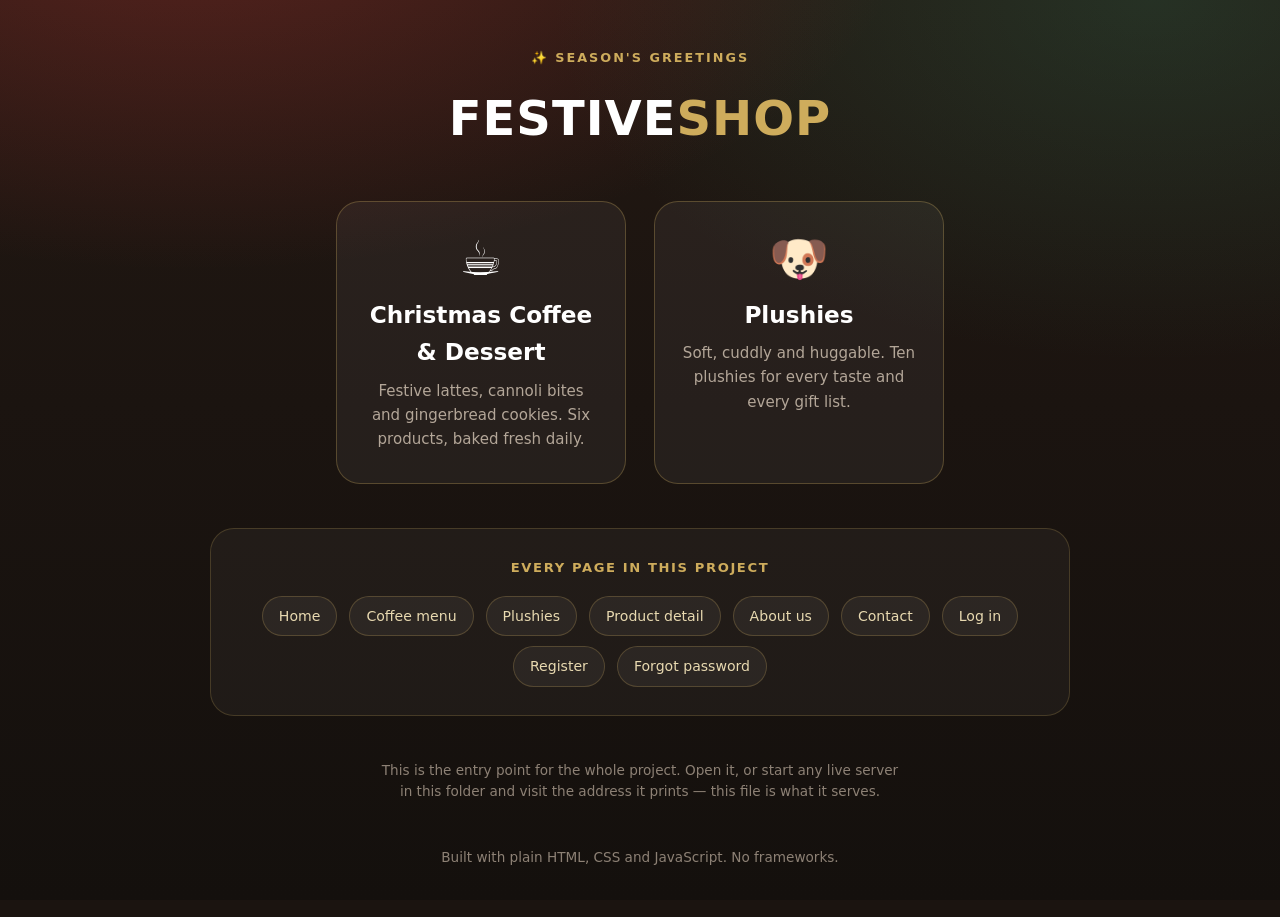
<file: index.html>
<!DOCTYPE html>
<html lang="en">
<head>
    <meta charset="UTF-8">
    <meta name="viewport" content="width=device-width, initial-scale=1.0">
    <title>FestiveShop &mdash; Choose a Store</title>
    <meta name="description" content="A Christmas coffee and dessert counter and a shelf full of plushies, in one little website.">
    <style>
        :root {
            --gold: #CEAC5C;
            --gold-light: #e8d9b0;
            --red: #BD3634;
            --cream: #F5EDE0;
        }

        * {
            margin: 0;
            padding: 0;
            box-sizing: border-box;
        }

        body {
            min-height: 100vh;
            display: flex;
            flex-direction: column;
            justify-content: center;
            align-items: center;
            gap: 44px;
            padding: 48px 20px;
            font-family: 'Segoe UI', system-ui, -apple-system, Arial, sans-serif;
            color: #fff;
            text-align: center;
            background-color: #1b1410;
            background-image:
                radial-gradient(1200px 600px at 15% -10%, rgba(189, 54, 52, 0.35), transparent 60%),
                radial-gradient(1000px 600px at 90% 0%, rgba(47, 107, 79, 0.3), transparent 60%),
                linear-gradient(180deg, #221812 0%, #1b1410 45%, #14100d 100%);
            background-attachment: fixed;
            line-height: 1.6;
        }

        h1 {
            font-size: clamp(2rem, 5vw, 3rem);
            letter-spacing: 1px;
            text-transform: uppercase;
        }

        h1 .accent {
            color: var(--gold);
        }

        .eyebrow {
            display: block;
            font-size: 0.8rem;
            letter-spacing: 2px;
            text-transform: uppercase;
            color: var(--gold);
            font-weight: 700;
            margin-bottom: 12px;
        }

        .stores {
            display: flex;
            flex-wrap: wrap;
            justify-content: center;
            gap: 28px;
        }

        .card {
            display: block;
            width: 290px;
            padding: 32px 26px;
            text-decoration: none;
            color: #fff;
            background-color: rgba(255, 255, 255, 0.05);
            border: 1px solid rgba(206, 172, 92, 0.3);
            border-radius: 24px;
            transition: transform 0.3s, background-color 0.3s, border-color 0.3s;
        }

        .card:hover {
            transform: translateY(-6px);
            background-color: rgba(255, 255, 255, 0.12);
            border-color: var(--gold);
        }

        .card .icon {
            font-size: 3rem;
            line-height: 1;
        }

        .card h2 {
            margin: 14px 0 8px;
            font-size: 1.45rem;
        }

        .card p {
            font-size: 0.94rem;
            color: #b3a698;
        }

        .sitemap {
            width: 100%;
            max-width: 860px;
            padding: 28px;
            background: rgba(255, 255, 255, 0.04);
            border: 1px solid rgba(206, 172, 92, 0.22);
            border-radius: 24px;
        }

        .sitemap h3 {
            font-size: 0.82rem;
            letter-spacing: 1.6px;
            text-transform: uppercase;
            color: var(--gold);
            margin-bottom: 18px;
        }

        .sitemap ul {
            list-style: none;
            display: flex;
            flex-wrap: wrap;
            gap: 10px 12px;
            justify-content: center;
        }

        .sitemap a {
            display: inline-block;
            padding: 8px 16px;
            border-radius: 999px;
            background: rgba(255, 255, 255, 0.05);
            border: 1px solid rgba(206, 172, 92, 0.25);
            color: var(--gold-light);
            font-size: 0.88rem;
            text-decoration: none;
            transition: all 0.25s;
        }

        .sitemap a:hover {
            background: rgba(206, 172, 92, 0.16);
            color: #fff;
        }

        .note {
            font-size: 0.85rem;
            color: #8d8175;
            max-width: 60ch;
        }

        footer {
            font-size: 0.85rem;
            color: #8d8175;
        }

        footer a {
            color: var(--gold);
        }
    </style>
</head>
<body>

    <div>
        <span class="eyebrow">&#10024; Season's greetings</span>
        <h1>Festive<span class="accent">Shop</span></h1>
    </div>

    <div class="stores">
        <a class="card" href="wesite/home.html">
            <div class="icon">&#9749;</div>
            <h2>Christmas Coffee &amp; Dessert</h2>
            <p>Festive lattes, cannoli bites and gingerbread cookies. Six products, baked fresh daily.</p>
        </a>

        <a class="card" href="wesite/Itemscute.html">
            <div class="icon">&#128054;</div>
            <h2>Plushies</h2>
            <p>Soft, cuddly and huggable. Ten plushies for every taste and every gift list.</p>
        </a>
    </div>

    <div class="sitemap">
        <h3>Every page in this project</h3>
        <ul>
            <li><a href="wesite/home.html">Home</a></li>
            <li><a href="wesite/menu.html">Coffee menu</a></li>
            <li><a href="wesite/Itemscute.html">Plushies</a></li>
            <li><a href="wesite/items.html">Product detail</a></li>
            <li><a href="wesite/Aboutcute.html">About us</a></li>
            <li><a href="wesite/contactcute.html">Contact</a></li>
            <li><a href="wesite/Login.html">Log in</a></li>
            <li><a href="wesite/registration.html">Register</a></li>
            <li><a href="wesite/forgotpass.html">Forgot password</a></li>
        </ul>
    </div>

    <p class="note">
        This is the entry point for the whole project. Open it, or start any live server in this
        folder and visit the address it prints &mdash; this file is what it serves.
    </p>

    <footer>
        Built with plain HTML, CSS and JavaScript. No frameworks.
    </footer>

</body>
</html>
</file>
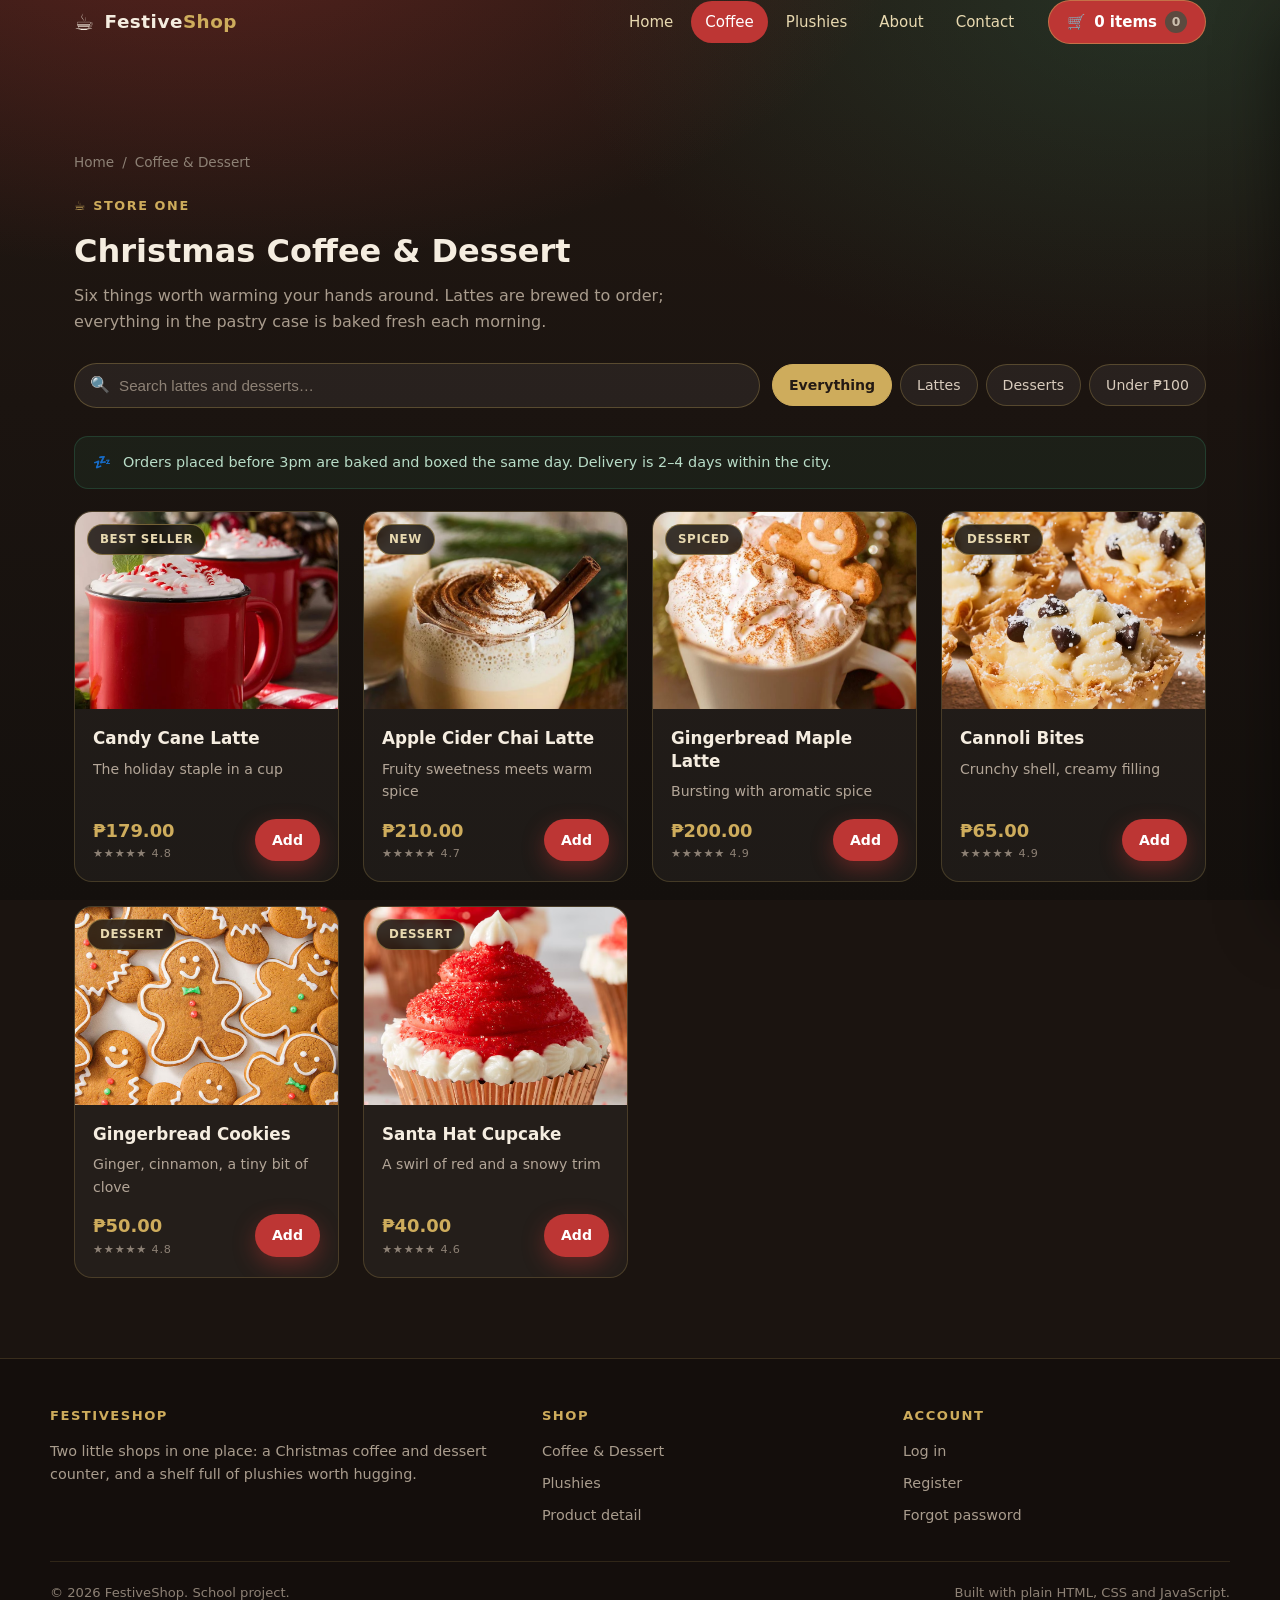
<file: cart/index.html>
<!DOCTYPE html>
<html lang="en">
<head>
    <meta charset="UTF-8">
    <meta name="viewport" content="width=device-width, initial-scale=1.0">
    <title>Coffee Cart &mdash; FestiveShop</title>
    <meta http-equiv="refresh" content="0; url=../wesite/menu.html">
    <link rel="canonical" href="../wesite/menu.html">
</head>
<body>
    <p>This prototype was replaced by the working shop. <a href="../wesite/menu.html">Continue to the coffee menu</a>.</p>
    <script>window.location.replace('../wesite/menu.html');</script>
</body>
</html>
</file>
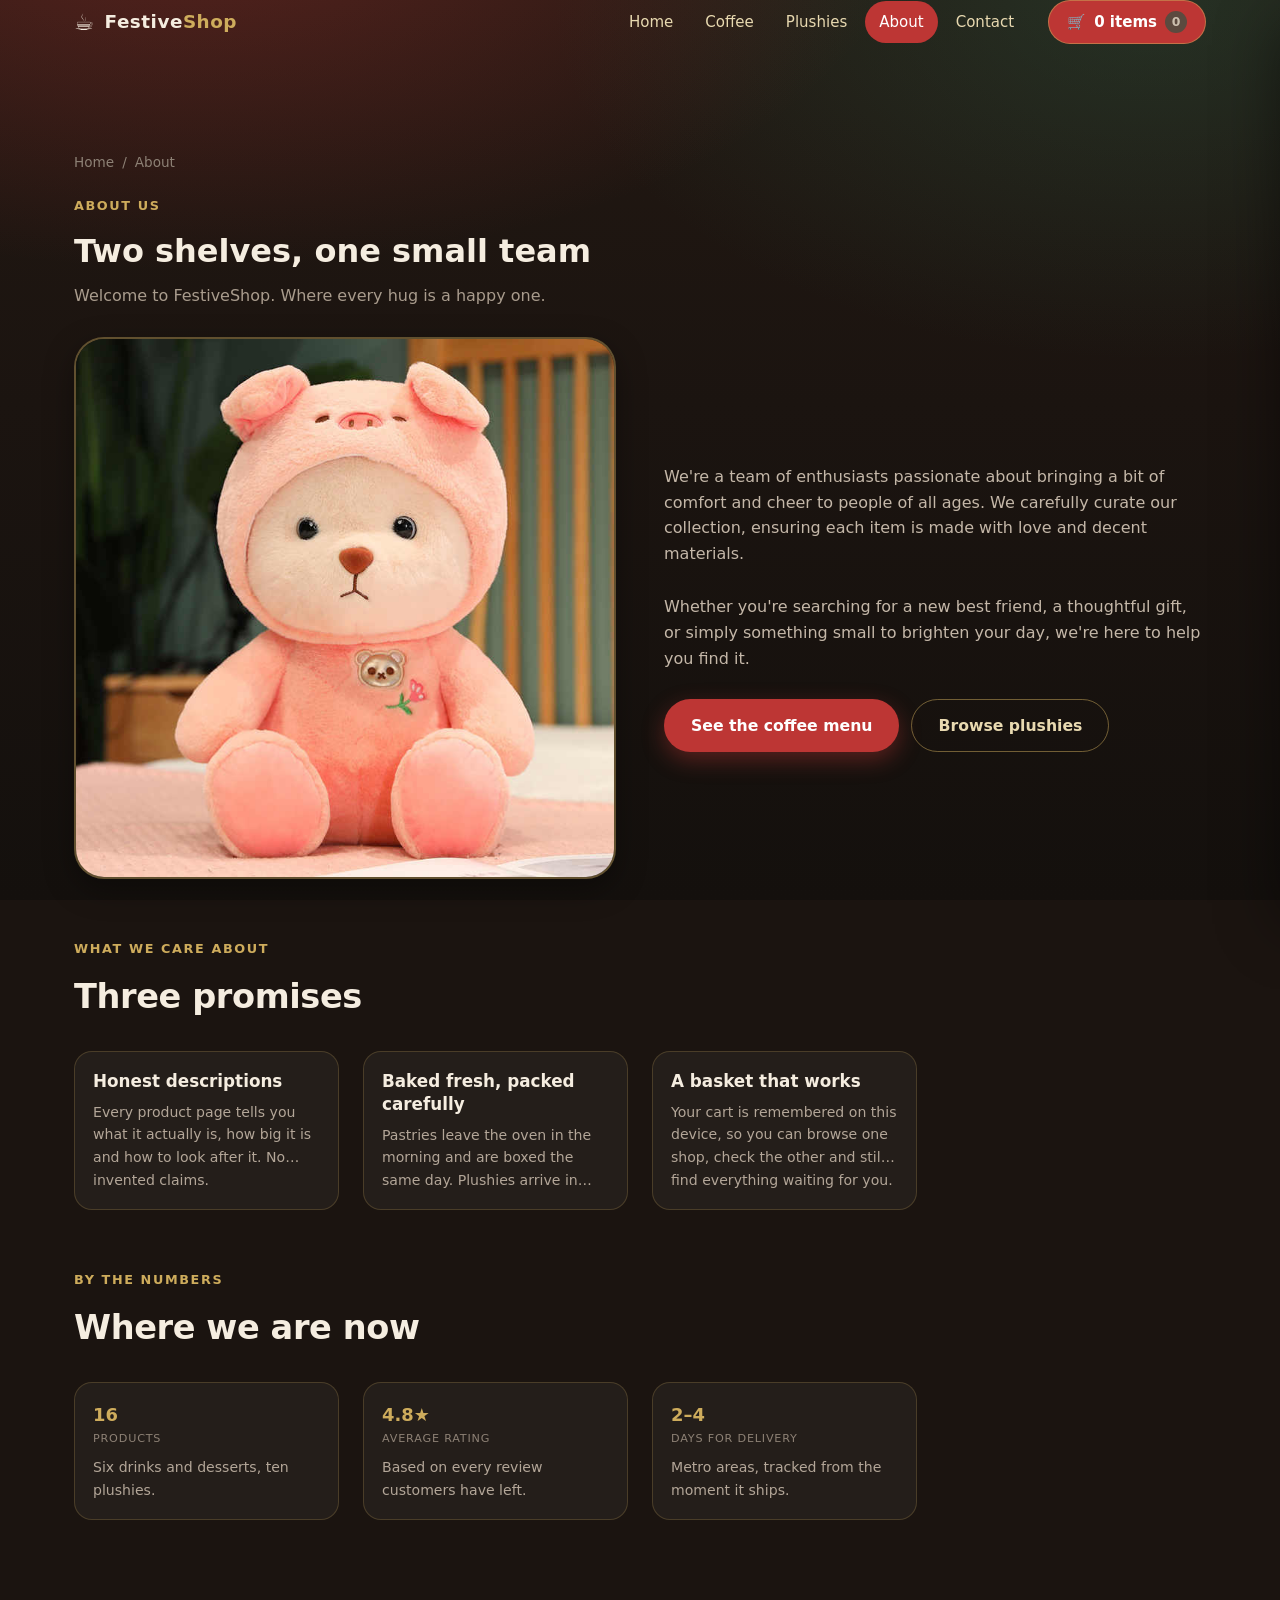
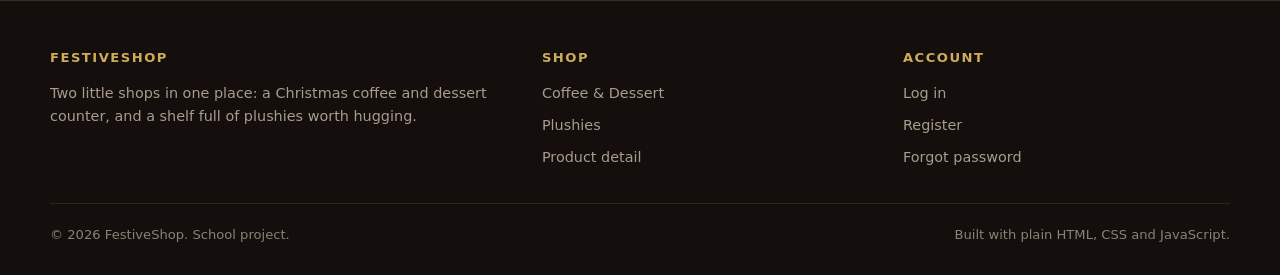
<file: wesite/Aboutcute.html>
<!DOCTYPE html>
<html lang="en">
<head>
    <meta charset="UTF-8">
    <meta name="viewport" content="width=device-width, initial-scale=1.0">
    <title>About us &mdash; FestiveShop</title>
    <meta name="description" content="Who we are and how we pick what we sell.">
    <link rel="stylesheet" href="site.css">
</head>
<body class="site">

<header data-site-nav></header>

<main class="site-main">

    <nav class="crumbs">
        <a href="home.html">Home</a> <span>/</span> <span>About</span>
    </nav>

    <div class="section-head" style="margin-top:0;">
        <div>
            <span class="eyebrow">About us</span>
            <h1>Two shelves, one small team</h1>
            <p>Welcome to FestiveShop. Where every hug is a happy one.</p>
        </div>
    </div>

    <div class="detail" style="align-items:center;">
        <div class="detail__media">
            <img src="images/teddy bear.jpg" alt="A plush teddy bear in a piggy costume">
        </div>
        <div>
            <p class="detail__desc">
                We're a team of enthusiasts passionate about bringing a bit of comfort and cheer to people
                of all ages. We carefully curate our collection, ensuring each item is made with love and
                decent materials.
            </p>
            <p class="detail__desc">
                Whether you're searching for a new best friend, a thoughtful gift, or simply something small
                to brighten your day, we're here to help you find it.
            </p>
            <div class="detail__actions">
                <a class="btn btn--primary" href="menu.html">See the coffee menu</a>
                <a class="btn btn--ghost" href="Itemscute.html">Browse plushies</a>
            </div>
        </div>
    </div>

    <section>
        <div class="section-head">
            <div>
                <span class="eyebrow">What we care about</span>
                <h2>Three promises</h2>
            </div>
        </div>
        <div class="grid">
            <article class="card">
                <div class="card__body">
                    <h3 class="card__title">Honest descriptions</h3>
                    <p class="card__desc">
                        Every product page tells you what it actually is, how big it is and how to look after it.
                        No invented claims.
                    </p>
                </div>
            </article>
            <article class="card">
                <div class="card__body">
                    <h3 class="card__title">Baked fresh, packed carefully</h3>
                    <p class="card__desc">
                        Pastries leave the oven in the morning and are boxed the same day. Plushies arrive in
                        recyclable, plastic-free packaging.
                    </p>
                </div>
            </article>
            <article class="card">
                <div class="card__body">
                    <h3 class="card__title">A basket that works</h3>
                    <p class="card__desc">
                        Your cart is remembered on this device, so you can browse one shop, check the other and
                        still find everything waiting for you.
                    </p>
                </div>
            </article>
        </div>
    </section>

    <section>
        <div class="section-head">
            <div>
                <span class="eyebrow">By the numbers</span>
                <h2>Where we are now</h2>
            </div>
        </div>
        <div class="grid">
            <article class="card">
                <div class="card__body">
                    <span class="price">16<small>Products</small></span>
                    <p class="card__desc">Six drinks and desserts, ten plushies.</p>
                </div>
            </article>
            <article class="card">
                <div class="card__body">
                    <span class="price">4.8&#9733;<small>Average rating</small></span>
                    <p class="card__desc">Based on every review customers have left.</p>
                </div>
            </article>
            <article class="card">
                <div class="card__body">
                    <span class="price">2&ndash;4<small>Days for delivery</small></span>
                    <p class="card__desc">Metro areas, tracked from the moment it ships.</p>
                </div>
            </article>
        </div>
    </section>

</main>

<footer class="site-footer" data-site-footer></footer>

<script src="products.js"></script>
<script src="site.js"></script>
<script>
    Shop.init('Aboutcute.html');
</script>
</body>
</html>
</file>
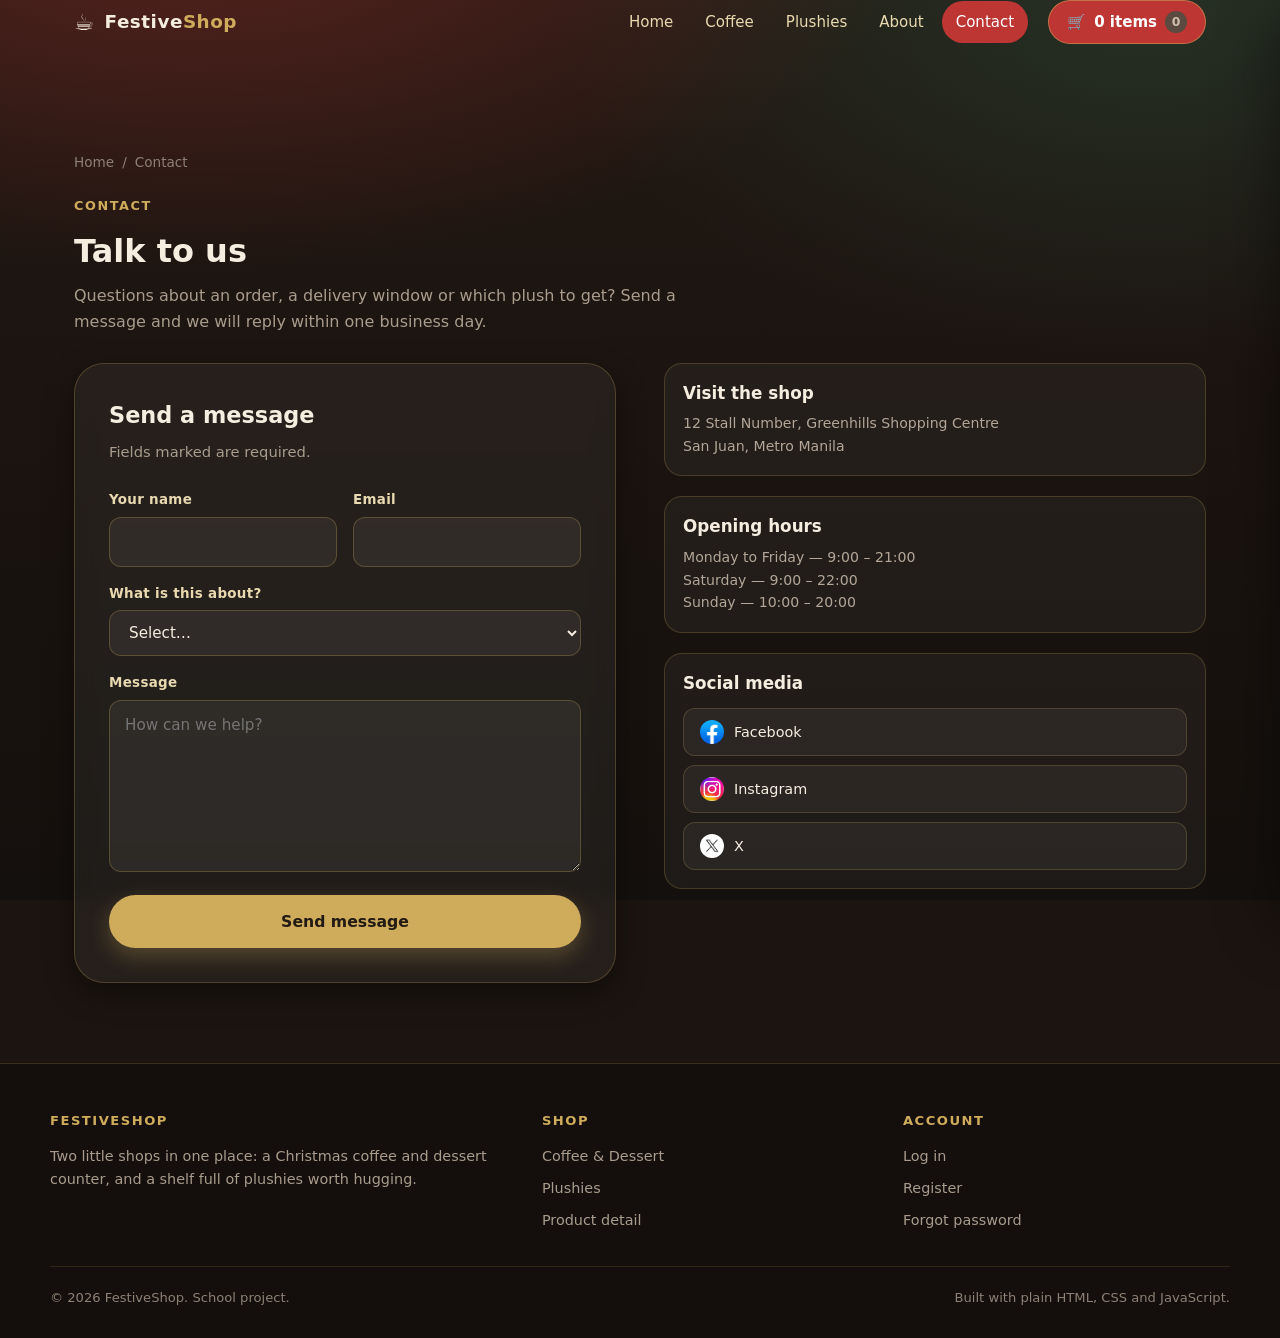
<file: wesite/contactcute.html>
<!DOCTYPE html>
<html lang="en">
<head>
    <meta charset="UTF-8">
    <meta name="viewport" content="width=device-width, initial-scale=1.0">
    <title>Contact us &mdash; FestiveShop</title>
    <meta name="description" content="Questions about an order, a delivery or a product? Send us a message.">
    <link rel="stylesheet" href="site.css">
</head>
<body class="site">

<header data-site-nav></header>

<main class="site-main">

    <nav class="crumbs">
        <a href="home.html">Home</a> <span>/</span> <span>Contact</span>
    </nav>

    <div class="section-head" style="margin-top:0;">
        <div>
            <span class="eyebrow">Contact</span>
            <h1>Talk to us</h1>
            <p>Questions about an order, a delivery window or which plush to get? Send a message and we will reply within one business day.</p>
        </div>
    </div>

    <div class="detail" style="align-items:start;">

        <div class="auth-card" style="margin:0;width:100%;">
            <h2 style="font-size:1.4rem;">Send a message</h2>
            <p class="sub">Fields marked are required.</p>

            <form data-contact novalidate>
                <div class="form-row">
                    <div class="field">
                        <label for="ct-name">Your name</label>
                        <input id="ct-name" name="name" type="text" required autocomplete="name">
                        <span class="err">Required.</span>
                    </div>
                    <div class="field">
                        <label for="ct-email">Email</label>
                        <input id="ct-email" name="email" type="email" required autocomplete="email">
                        <span class="err">Enter a valid email.</span>
                    </div>
                </div>

                <div class="field">
                    <label for="ct-topic">What is this about?</label>
                    <select id="ct-topic" name="topic" required>
                        <option value="">Select…</option>
                        <option value="order">An order</option>
                        <option value="delivery">Delivery</option>
                        <option value="product">A product question</option>
                        <option value="other">Something else</option>
                    </select>
                    <span class="err">Please choose a topic.</span>
                </div>

                <div class="field">
                    <label for="ct-message">Message</label>
                    <textarea id="ct-message" name="message" rows="6" required placeholder="How can we help?"></textarea>
                    <span class="err">Please write a message.</span>
                </div>

                <button type="submit" class="btn btn--gold btn--block">Send message</button>
            </form>
        </div>

        <div>
            <div class="card" style="margin-bottom:20px;">
                <div class="card__body">
                    <h3 class="card__title">Visit the shop</h3>
                    <p class="card__desc">
                        12 Stall Number, Greenhills Shopping Centre<br>
                        San Juan, Metro Manila
                    </p>
                </div>
            </div>

            <div class="card" style="margin-bottom:20px;">
                <div class="card__body">
                    <h3 class="card__title">Opening hours</h3>
                    <p class="card__desc">
                        Monday to Friday &mdash; 9:00 &ndash; 21:00<br>
                        Saturday &mdash; 9:00 &ndash; 22:00<br>
                        Sunday &mdash; 10:00 &ndash; 20:00
                    </p>
                </div>
            </div>

            <div class="card">
                <div class="card__body">
                    <h3 class="card__title">Social media</h3>
                    <div class="socials" style="margin-top:6px;">
                        <a href="https://www.facebook.com/" rel="noopener">
                            <img src="facebook.jpg" alt="" width="24" height="24" style="border-radius:50%;">
                            Facebook
                        </a>
                        <a href="https://www.instagram.com/" rel="noopener">
                            <img src="OIP.jpg" alt="" width="24" height="24" style="border-radius:50%;">
                            Instagram
                        </a>
                        <a href="https://x.com/" rel="noopener">
                            <img src="twitter.jpg" alt="" width="24" height="24" style="border-radius:50%;">
                            X
                        </a>
                    </div>
                </div>
            </div>
        </div>

    </div>

</main>

<footer class="site-footer" data-site-footer></footer>

<script src="products.js"></script>
<script src="site.js"></script>
<script>
    Shop.init('contactcute.html');

    document.querySelector('[data-contact]').addEventListener('submit', function (event) {
        event.preventDefault();
        var ok = true;

        this.querySelectorAll('[required]').forEach(function (input) {
            var valid = input.value.trim() !== '' && input.checkValidity();
            input.closest('.field').dataset.invalid = valid ? 'false' : 'true';
            if (!valid) ok = false;
        });

        if (!ok) {
            Shop.toast('Please fix the highlighted fields.', '⚠️');
            return;
        }

        event.target.reset();
        Shop.toast('Message sent. We will reply within one business day.', '📨');
    });
</script>
</body>
</html>
</file>
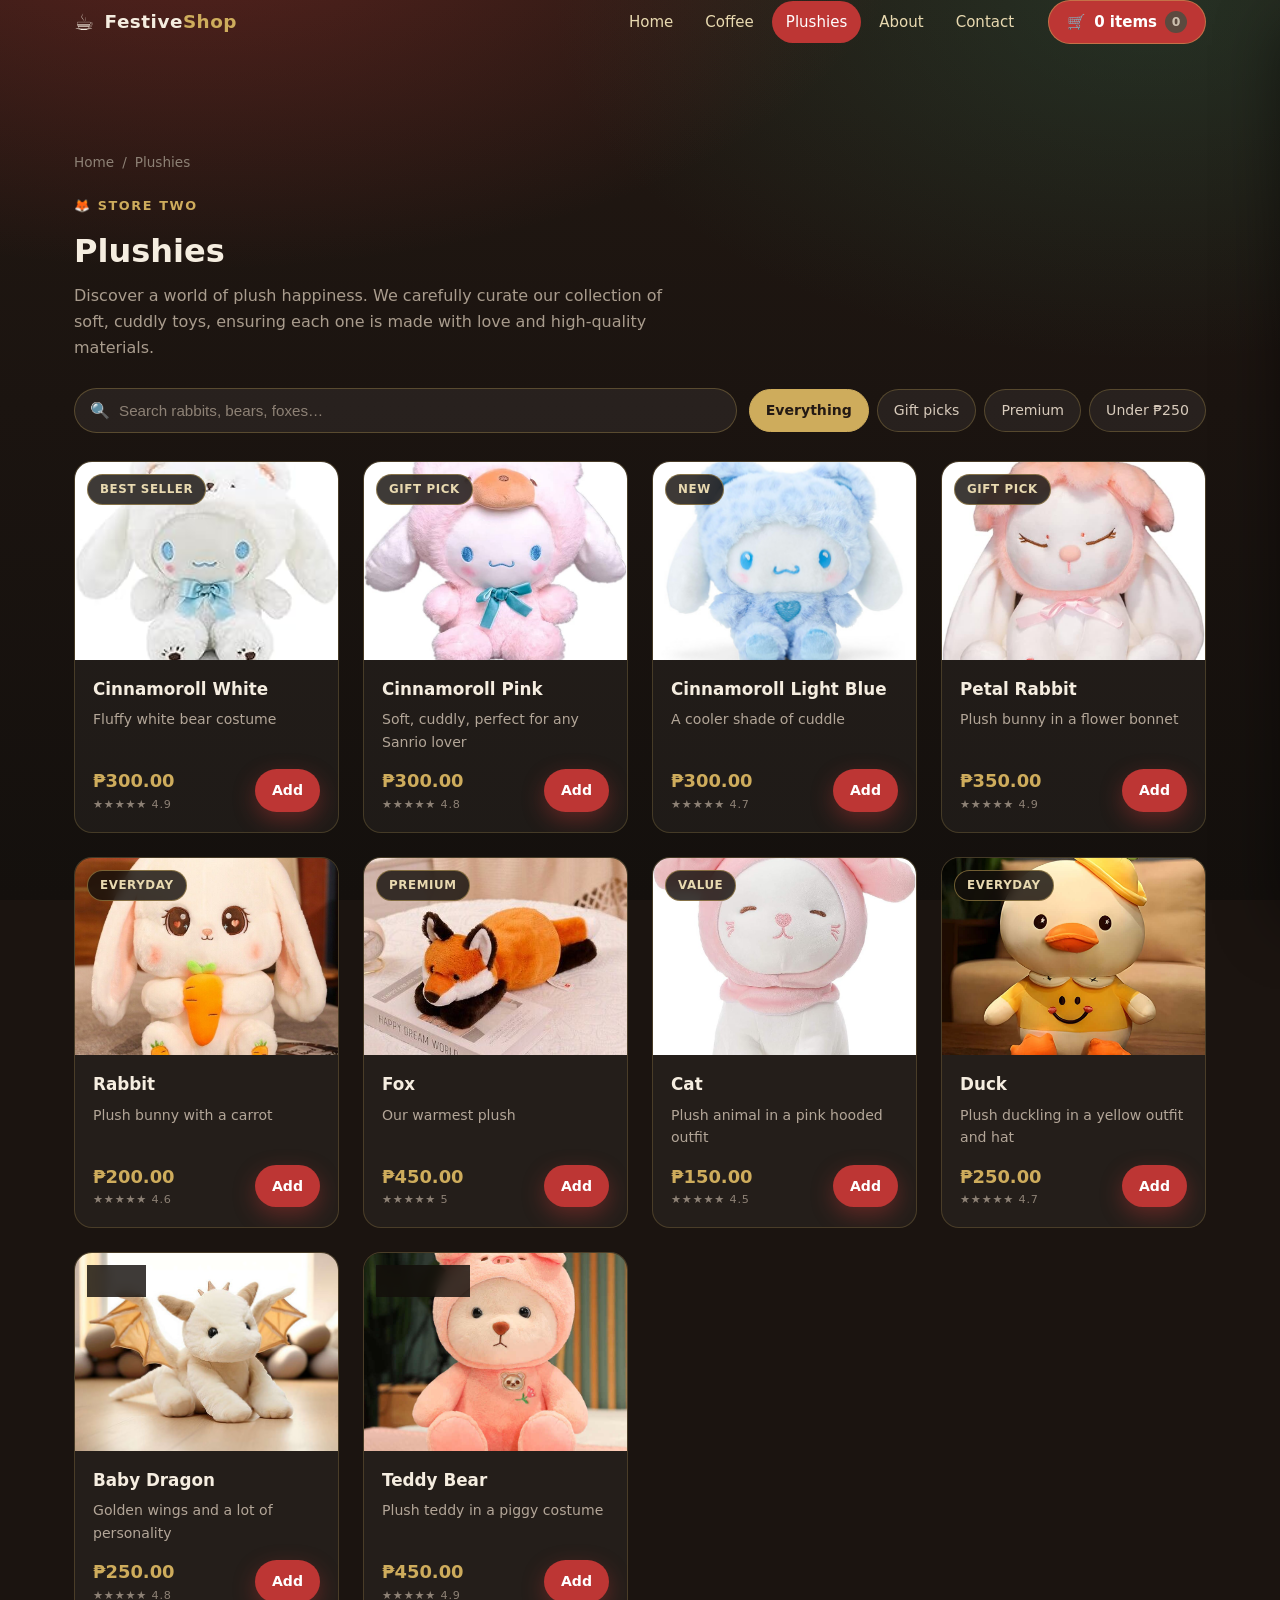
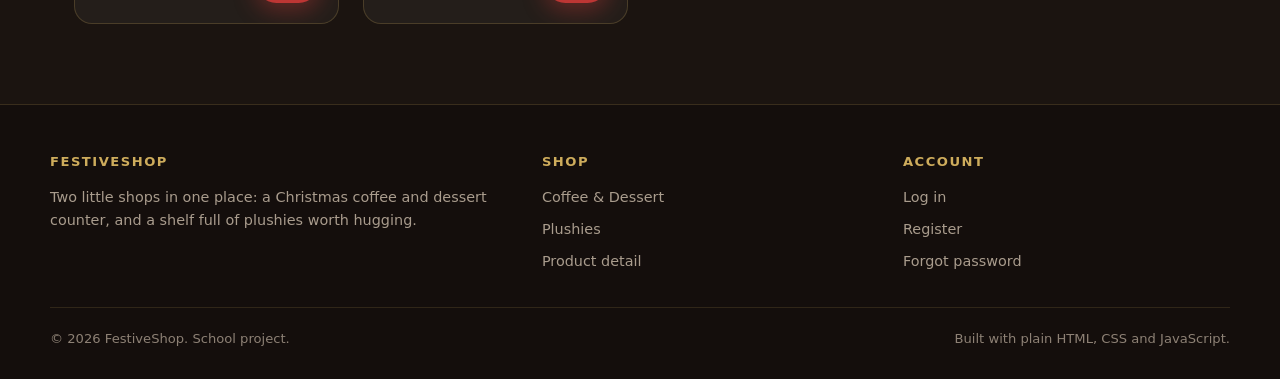
<file: wesite/Cute.html>
<!DOCTYPE html>
<html lang="en">
<head>
    <meta charset="UTF-8">
    <meta name="viewport" content="width=device-width, initial-scale=1.0">
    <title>Plushies &mdash; FestiveShop</title>
    <meta http-equiv="refresh" content="0; url=Itemscute.html">
    <link rel="canonical" href="Itemscute.html">
</head>
<body>
    <p>This page moved to the new shop. <a href="Itemscute.html">Continue to Plushies</a>.</p>
    <script>window.location.replace('Itemscute.html');</script>
</body>
</html>
</file>
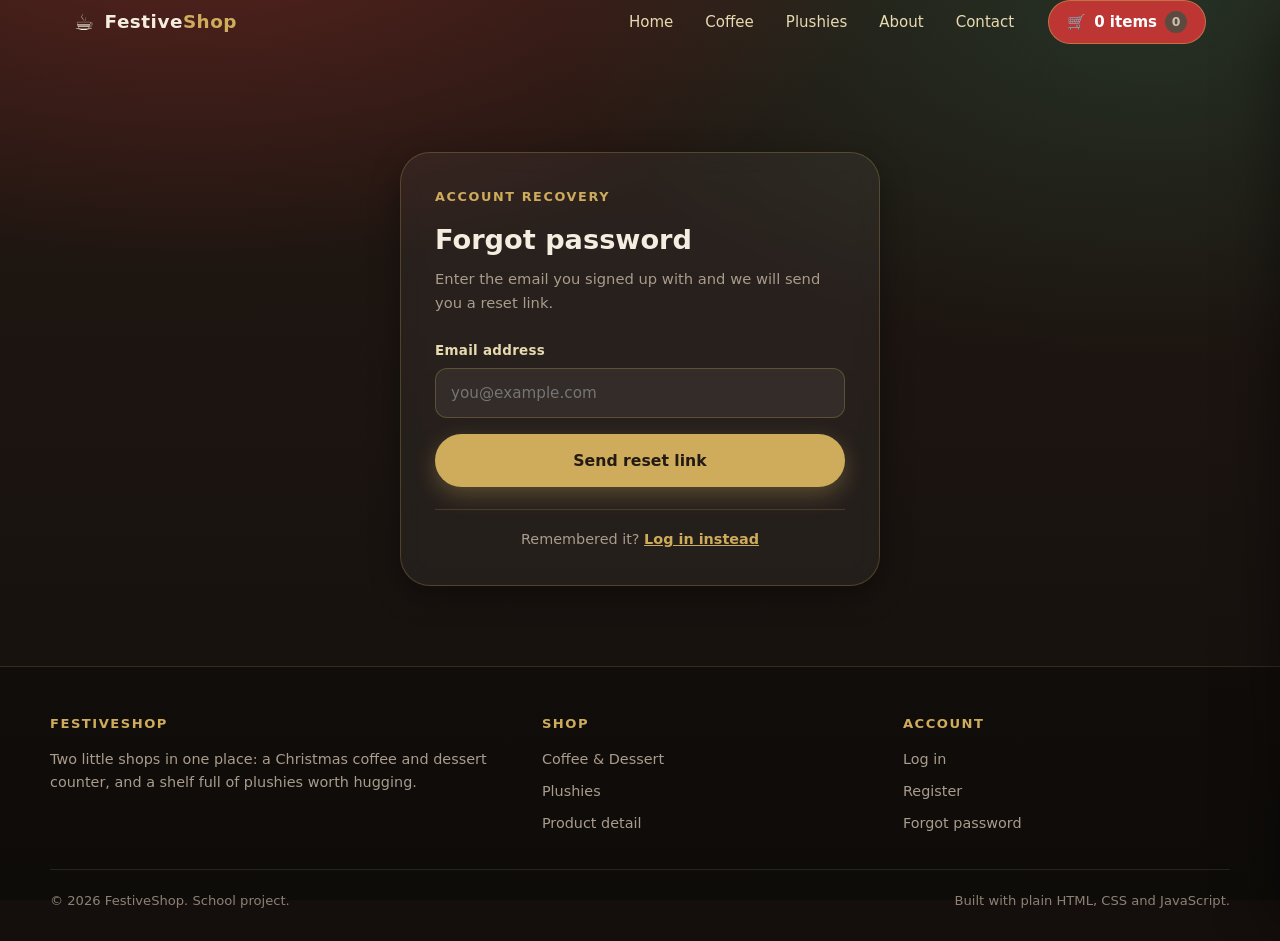
<file: wesite/forgot pass.html>
<!DOCTYPE html>
<html lang="en">
<head>
    <meta charset="UTF-8">
    <meta name="viewport" content="width=device-width, initial-scale=1.0">
    <title>Forgot password &mdash; FestiveShop</title>
    <meta http-equiv="refresh" content="0; url=forgotpass.html">
    <link rel="canonical" href="forgotpass.html">
</head>
<body>
    <p>This page moved. <a href="forgotpass.html">Continue to the forgot password page</a>.</p>
    <script>window.location.replace('forgotpass.html');</script>
</body>
</html>
</file>
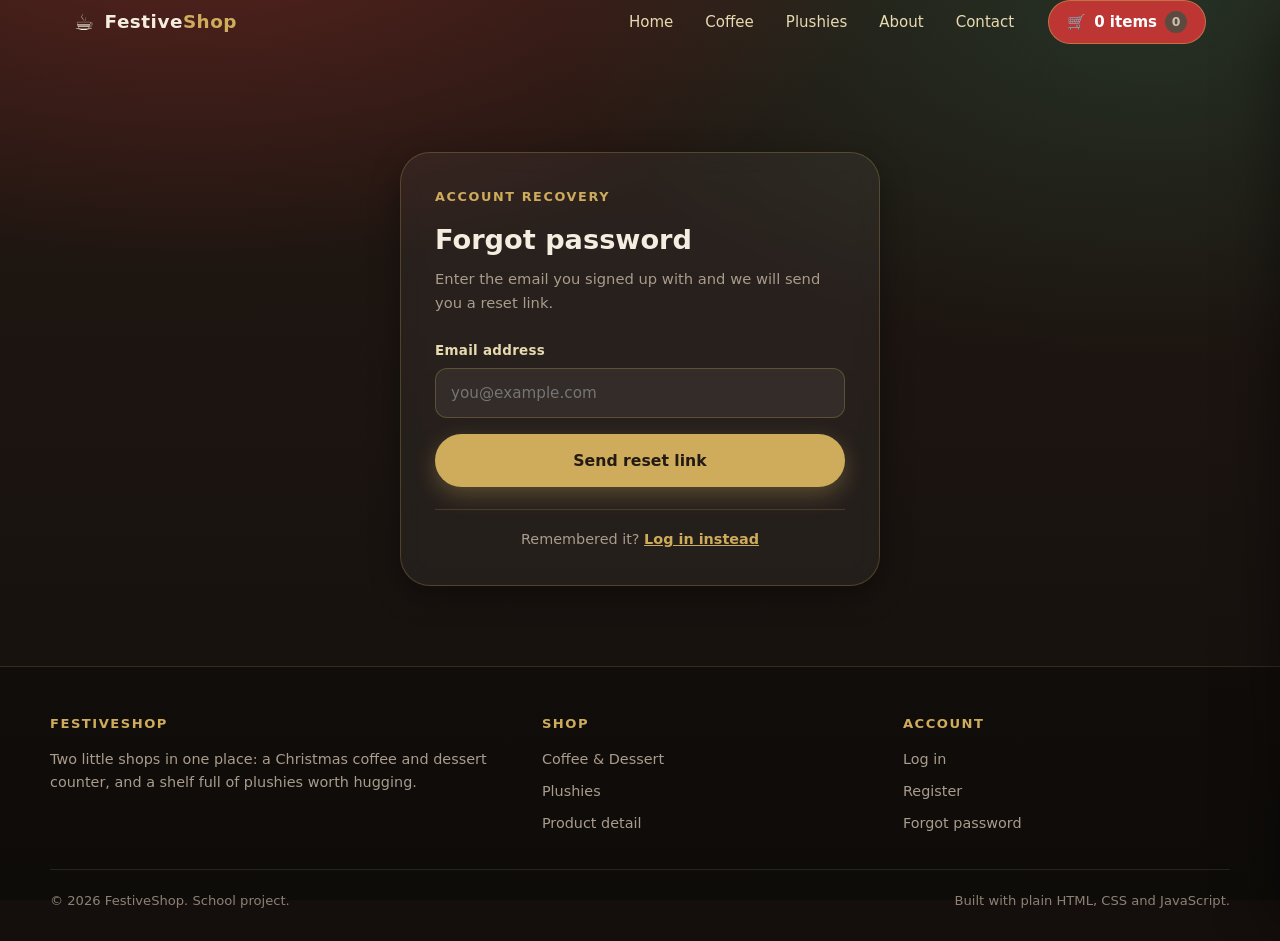
<file: wesite/forgotpass.html>
<!DOCTYPE html>
<html lang="en">
<head>
    <meta charset="UTF-8">
    <meta name="viewport" content="width=device-width, initial-scale=1.0">
    <title>Forgot password &mdash; FestiveShop</title>
    <link rel="stylesheet" href="site.css">
</head>
<body class="site">

<header data-site-nav></header>

<main class="site-main">

    <div class="auth-card">
        <span class="eyebrow">Account recovery</span>
        <h1>Forgot password</h1>
        <p class="sub">Enter the email you signed up with and we will send you a reset link.</p>

        <form data-reset novalidate>
            <div class="field">
                <label for="email">Email address</label>
                <input id="email" name="email" type="email" required autocomplete="email" placeholder="you@example.com">
                <span class="err">Enter a valid email address.</span>
            </div>

            <button type="submit" class="btn btn--gold btn--block">Send reset link</button>
        </form>

        <div data-reset-done hidden>
            <div class="notice">
                <span aria-hidden="true">&#9993;</span>
                <div>
                    <strong>Check your inbox.</strong><br>
                    <span style="font-size:.88rem;">If an account exists for that address, a reset link is on its way. This is a demo, so no real email is sent.</span>
                </div>
            </div>
            <a class="btn btn--ghost btn--block" href="Login.html">Back to log in</a>
        </div>

        <p class="auth-alt">
            Remembered it? <a href="Login.html">Log in instead</a>
        </p>
    </div>

</main>

<footer class="site-footer" data-site-footer></footer>

<script src="products.js"></script>
<script src="site.js"></script>
<script>
    Shop.init('forgotpass.html');

    var form = document.querySelector('[data-reset]');

    form.addEventListener('submit', function (event) {
        event.preventDefault();
        var input = form.email;
        var valid = input.value.trim() !== '' && input.checkValidity();

        input.closest('.field').dataset.invalid = valid ? 'false' : 'true';
        if (!valid) return;

        form.hidden = true;
        document.querySelector('[data-reset-done]').hidden = false;
        Shop.toast('Reset link sent.', '📨');
    });
</script>
</body>
</html>
</file>
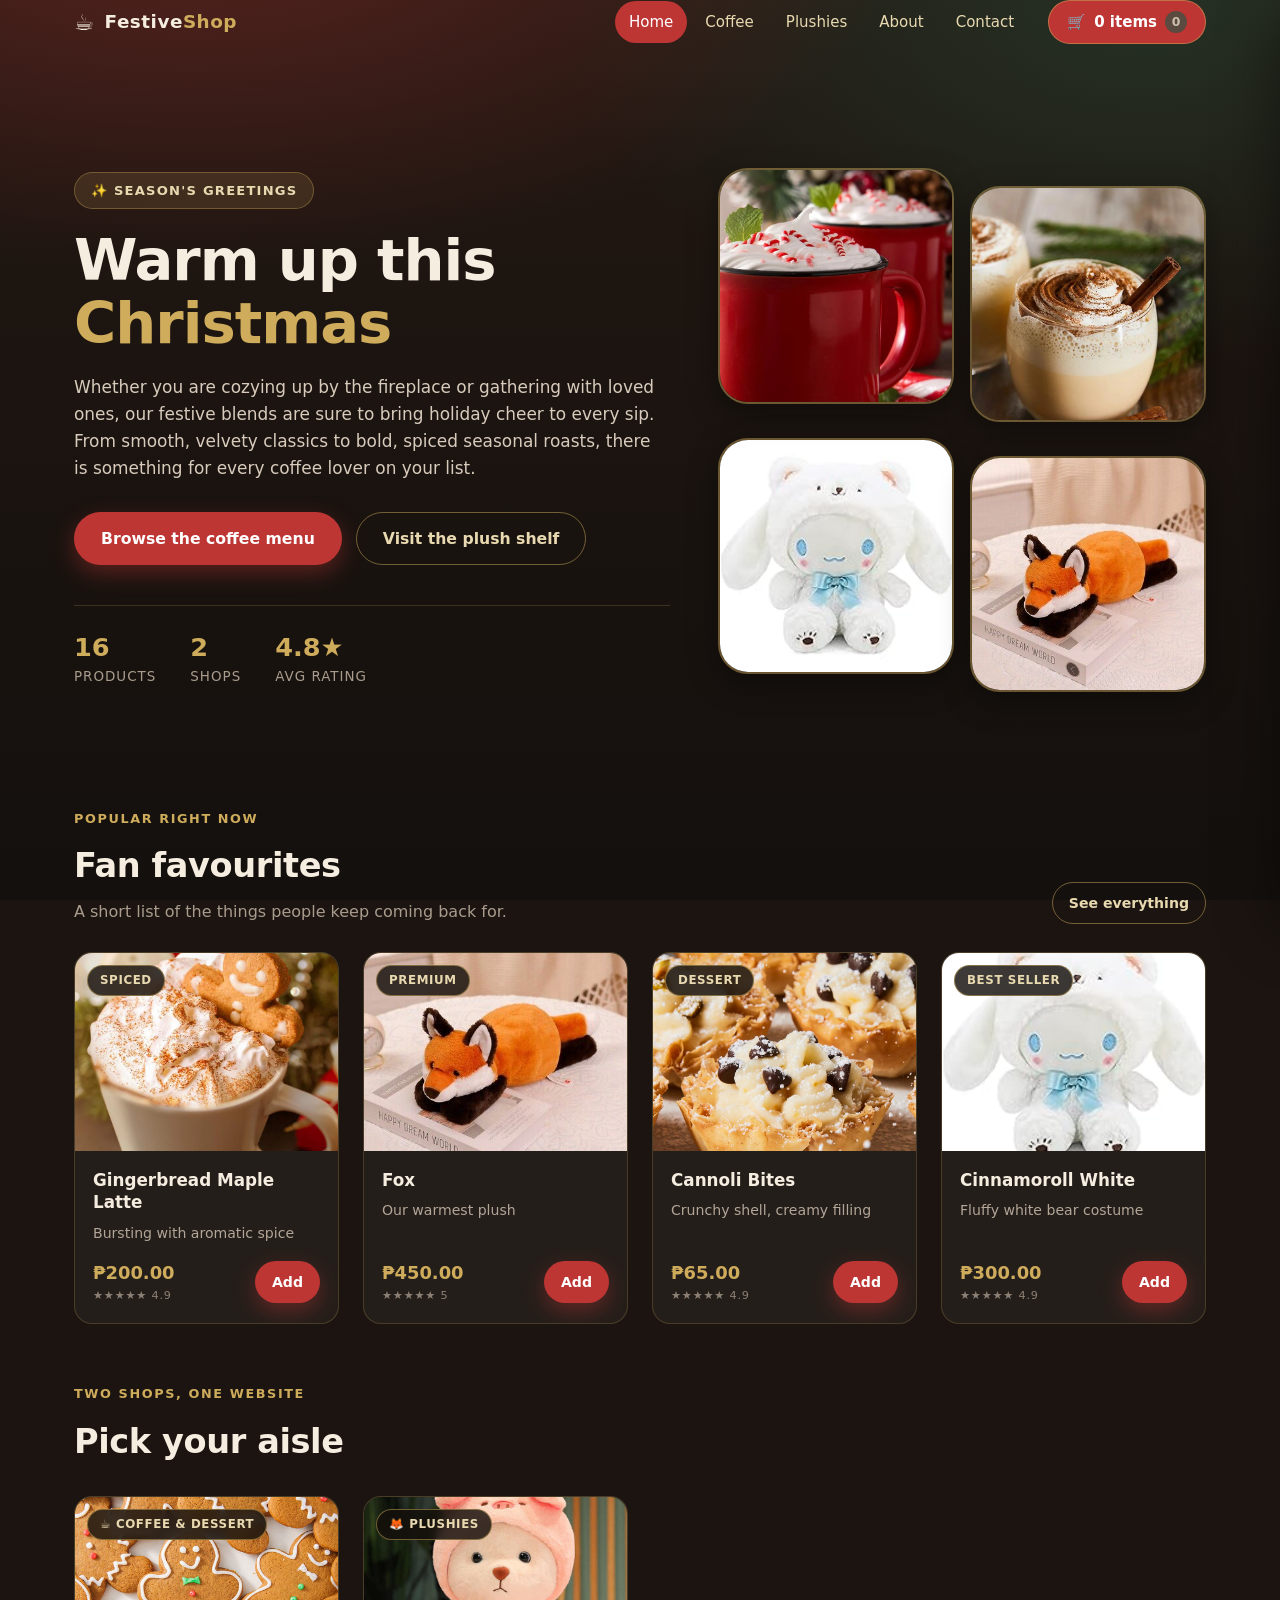
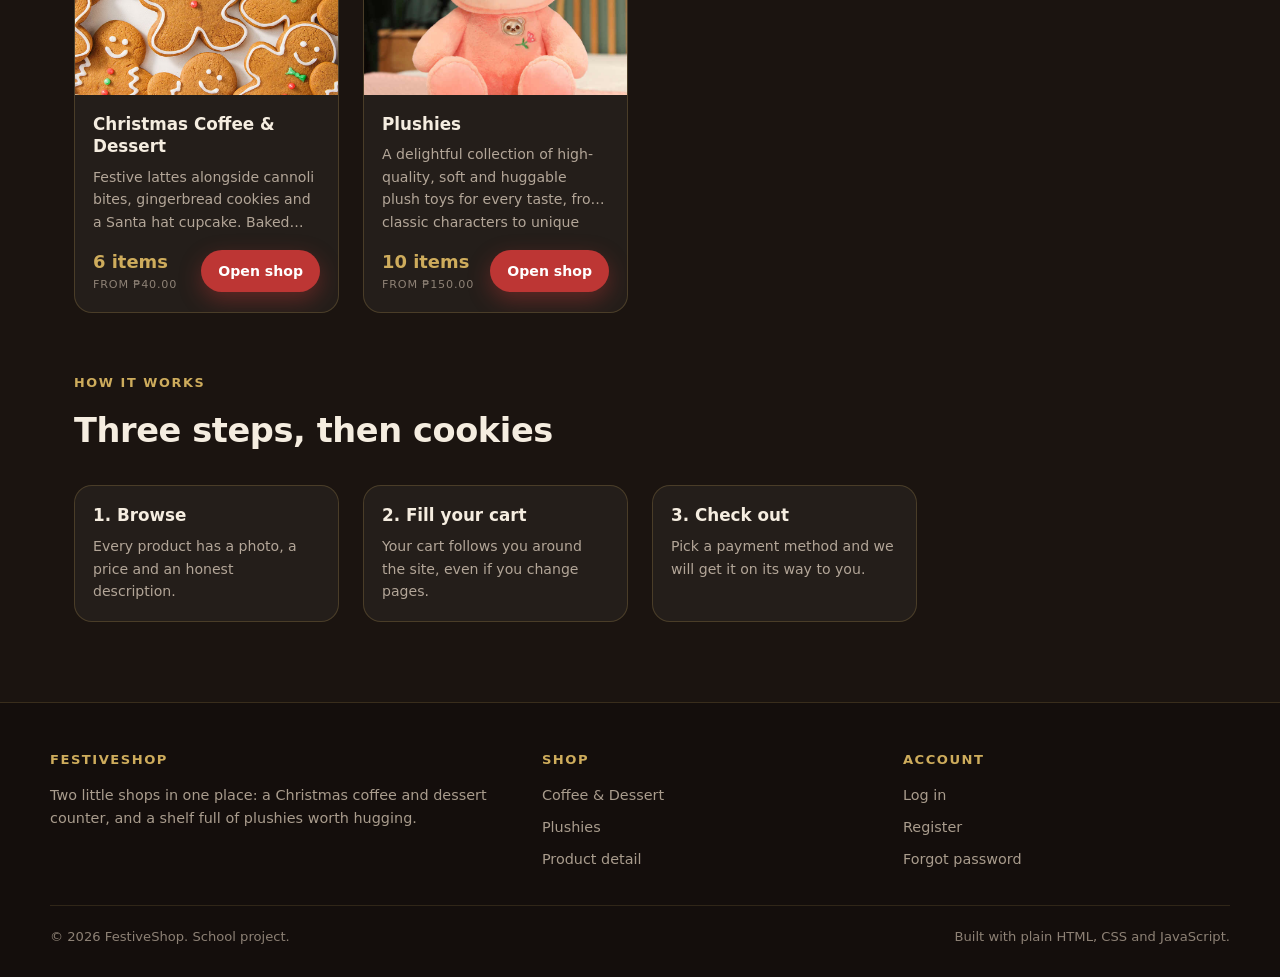
<file: wesite/home.html>
<!DOCTYPE html>
<html lang="en">
<head>
    <meta charset="UTF-8">
    <meta name="viewport" content="width=device-width, initial-scale=1.0">
    <title>FestiveShop &mdash; Christmas Coffee &amp; Plushies</title>
    <meta name="description" content="A Christmas coffee and dessert counter and a shelf full of plushies, in one little website.">
    <link rel="stylesheet" href="site.css">
</head>
<body class="site">

<header data-site-nav></header>

<main class="site-main">

    <section class="hero">
        <div>
            <span class="hero__eyebrow">&#10024; Season's greetings</span>
            <h1>Warm up this <span class="accent">Christmas</span></h1>
            <p class="hero__lead">
                Whether you are cozying up by the fireplace or gathering with loved ones, our festive
                blends are sure to bring holiday cheer to every sip. From smooth, velvety classics to
                bold, spiced seasonal roasts, there is something for every coffee lover on your list.
            </p>
            <div class="hero__cta">
                <a class="btn btn--primary" href="menu.html">Browse the coffee menu</a>
                <a class="btn btn--ghost" href="Itemscute.html">Visit the plush shelf</a>
            </div>
            <div class="hero__stats">
                <div>
                    <strong>16</strong>
                    <span>Products</span>
                </div>
                <div>
                    <strong>2</strong>
                    <span>Shops</span>
                </div>
                <div>
                    <strong>4.8&#9733;</strong>
                    <span>Avg rating</span>
                </div>
            </div>
        </div>

        <div class="hero__art">
            <img src="Candy latte.jpg" alt="Candy cane latte">
            <img src="Apple cider chai.jpg" alt="Apple cider chai latte">
            <img src="images/cinnamoroll white.jpg" alt="Cinnamoroll plush in a white bear costume">
            <img src="images/fox.jpg" alt="Plush fox">
        </div>
    </section>

    <section>
        <div class="section-head">
            <div>
                <span class="eyebrow">Popular right now</span>
                <h2>Fan favourites</h2>
                <p>A short list of the things people keep coming back for.</p>
            </div>
            <a class="btn btn--ghost btn--sm" href="menu.html">See everything</a>
        </div>
        <div class="grid" data-featured></div>
    </section>

    <section>
        <div class="section-head">
            <div>
                <span class="eyebrow">Two shops, one website</span>
                <h2>Pick your aisle</h2>
            </div>
        </div>
        <div class="grid">
            <article class="card">
                <div class="card__media">
                    <img src="gingerbread cookies.avif" alt="Gingerbread cookies">
                    <span class="card__tag">&#9749; Coffee &amp; Dessert</span>
                </div>
                <div class="card__body">
                    <h3 class="card__title">Christmas Coffee &amp; Dessert</h3>
                    <p class="card__desc">
                        Festive lattes alongside cannoli bites, gingerbread cookies and a Santa hat cupcake.
                        Baked fresh every morning.
                    </p>
                    <div class="card__foot">
                        <span class="price">6 items<small>From &#8369;40.00</small></span>
                        <a class="btn btn--primary btn--sm" href="menu.html">Open shop</a>
                    </div>
                </div>
            </article>

            <article class="card">
                <div class="card__media">
                    <img src="images/teddy bear.jpg" alt="Plush teddy bear in a piggy costume">
                    <span class="card__tag">&#129418; Plushies</span>
                </div>
                <div class="card__body">
                    <h3 class="card__title">Plushies</h3>
                    <p class="card__desc">
                        A delightful collection of high-quality, soft and huggable plush toys for every taste,
                        from classic characters to unique designs.
                    </p>
                    <div class="card__foot">
                        <span class="price">10 items<small>From &#8369;150.00</small></span>
                        <a class="btn btn--primary btn--sm" href="Itemscute.html">Open shop</a>
                    </div>
                </div>
            </article>
        </div>
    </section>

    <section>
        <div class="section-head">
            <div>
                <span class="eyebrow">How it works</span>
                <h2>Three steps, then cookies</h2>
            </div>
        </div>
        <div class="grid">
            <article class="card">
                <div class="card__body">
                    <h3 class="card__title">1. Browse</h3>
                    <p class="card__desc">Every product has a photo, a price and an honest description.</p>
                </div>
            </article>
            <article class="card">
                <div class="card__body">
                    <h3 class="card__title">2. Fill your cart</h3>
                    <p class="card__desc">Your cart follows you around the site, even if you change pages.</p>
                </div>
            </article>
            <article class="card">
                <div class="card__body">
                    <h3 class="card__title">3. Check out</h3>
                    <p class="card__desc">Pick a payment method and we will get it on its way to you.</p>
                </div>
            </article>
        </div>
    </section>

</main>

<footer class="site-footer" data-site-footer></footer>

<script src="products.js"></script>
<script src="site.js"></script>
<script>
    Shop.init('home.html');

    // show a few favourites from both stores
    Shop.mountGrid('[data-featured]', ['c3', 'p6', 'c4', 'p1'].map(getProduct));
</script>
</body>
</html>
</file>
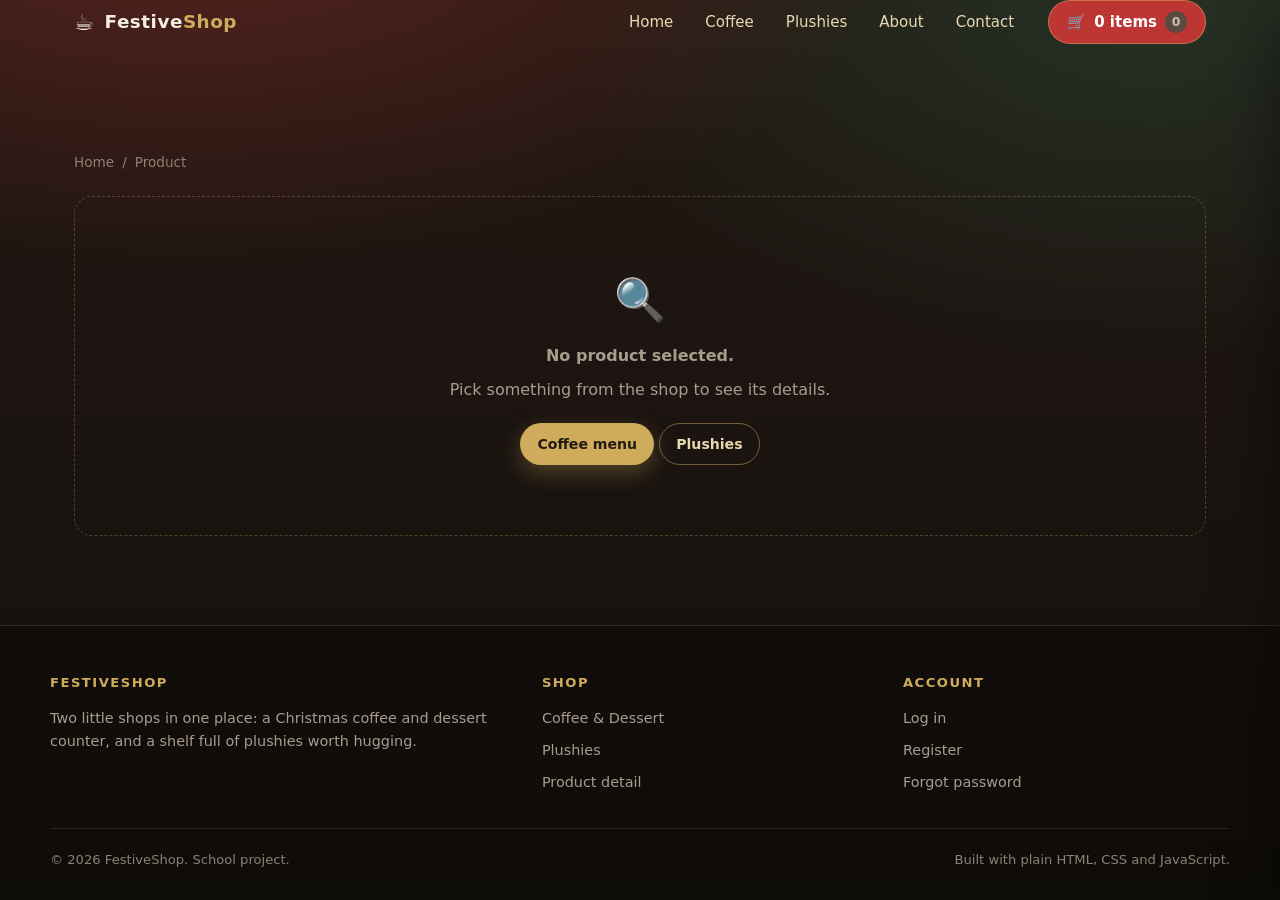
<file: wesite/items.html>
<!DOCTYPE html>
<html lang="en">
<head>
    <meta charset="UTF-8">
    <meta name="viewport" content="width=device-width, initial-scale=1.0">
    <title>Product details</title>
    <meta name="description" content="Product details for FestiveShop.">
    <link rel="stylesheet" href="site.css">
</head>
<body class="site">

<header data-site-nav></header>

<main class="site-main">

    <nav class="crumbs" data-crumbs></nav>

    <div data-detail></div>

    <section data-related-section hidden>
        <div class="section-head">
            <div>
                <span class="eyebrow">You might also like</span>
                <h2>More from this shop</h2>
            </div>
        </div>
        <div class="grid" data-related></div>
    </section>

</main>

<footer class="site-footer" data-site-footer></footer>

<script src="products.js"></script>
<script src="site.js"></script>
<script>
    Shop.init('items.html');

    function storePage(store) {
        return STORES[store] ? STORES[store].page : 'home.html';
    }

    function renderMissing() {
        document.querySelector('[data-detail]').innerHTML =
            '<div class="empty"><div class="big">&#128269;</div>' +
            '<p><strong>No product selected.</strong></p>' +
            '<p style="margin-top:8px;">Pick something from the shop to see its details.</p>' +
            '<p style="margin-top:20px;">' +
            '<a class="btn btn--gold btn--sm" href="menu.html">Coffee menu</a> ' +
            '<a class="btn btn--ghost btn--sm" href="Itemscute.html">Plushies</a>' +
            '</p></div>';
        document.querySelector('[data-crumbs]').innerHTML =
            '<a href="home.html">Home</a> <span>/</span> <span>Product</span>';
    }

    function render(product) {
        document.title = product.name + ' — FestiveShop';
        document.querySelector('[data-crumbs]').innerHTML =
            '<a href="home.html">Home</a> <span>/</span> ' +
            '<a href="' + storePage(product.store) + '">' + STORES[product.store].short + '</a> ' +
            '<span>/</span> <span>' + Shop.escapeHTML(product.name) + '</span>';

        const specs = product.store === 'coffee'
            ? [['Size', product.size], ['Brew', product.brew], ['Beans', product.origin]]
            : [['Size', product.size], ['Material', product.material], ['Care', product.care]];

        document.querySelector('[data-detail]').innerHTML =
            '<div class="detail">' +
            '<div class="detail__media"><img src="' + product.image + '" alt="' +
            Shop.escapeHTML(product.name) + '"></div>' +
            '<div>' +
            '<span class="badge badge--ok">' + Shop.escapeHTML(product.tag || 'In stock') + '</span>' +
            '<h1>' + Shop.escapeHTML(product.name) + '</h1>' +
            '<p style="color:#a99c8d;font-size:.95rem;">' +
            stars(product.rating) + ' ' + product.rating + ' &middot; ' +
            product.reviews + ' reviews</p>' +
            '<div class="detail__price">' + formatPrice(product.price) + '</div>' +
            '<p class="detail__desc">' + Shop.escapeHTML(product.description) + '</p>' +
            '<div class="detail__actions">' +
            '<button type="button" class="btn btn--gold" data-add="' + product.id + '">Add to cart</button>' +
            '<button type="button" class="btn btn--ghost" data-cart-open>View cart</button>' +
            '<a class="btn btn--ghost" href="' + storePage(product.store) + '">Back to shop</a>' +
            '</div>' +
            '<div class="specs">' +
            specs.map(function (row) {
                return '<div><span>' + row[0] + '</span><strong>' +
                    Shop.escapeHTML(row[1]) + '</strong></div>';
            }).join('') +
            '<div><span>Delivery</span><strong>2&ndash;4 days</strong></div>' +
            '</div>' +
            '</div>' +
            '</div>';

        const others = getProducts(product.store).filter(function (p) {
            return p.id !== product.id;
        }).slice(0, 4);

        if (others.length) {
            document.querySelector('[data-related-section]').hidden = false;
            Shop.mountGrid('[data-related]', others);
        }
    }

    var params = new URLSearchParams(window.location.search);
    var product = getProduct(params.get('id'));

    if (product) {
        render(product);
    } else {
        renderMissing();
    }
</script>
</body>
</html>
</file>
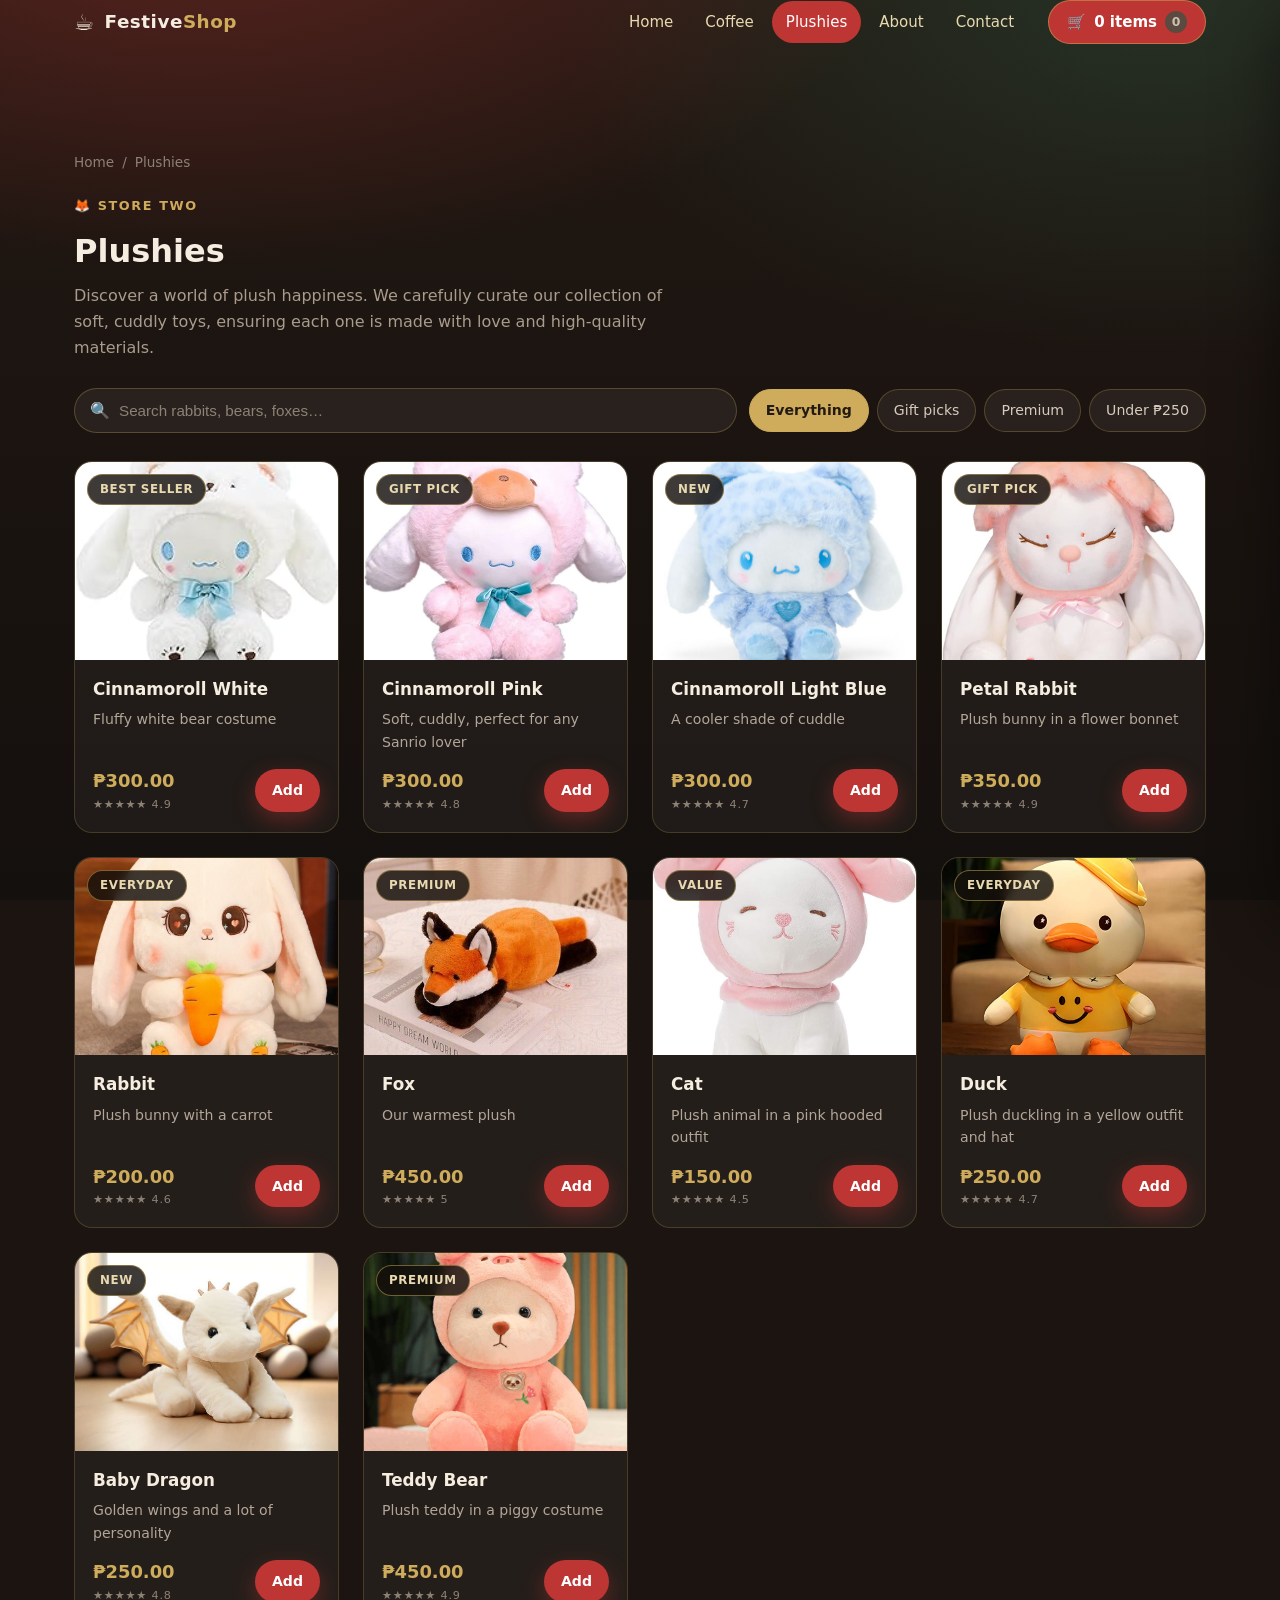
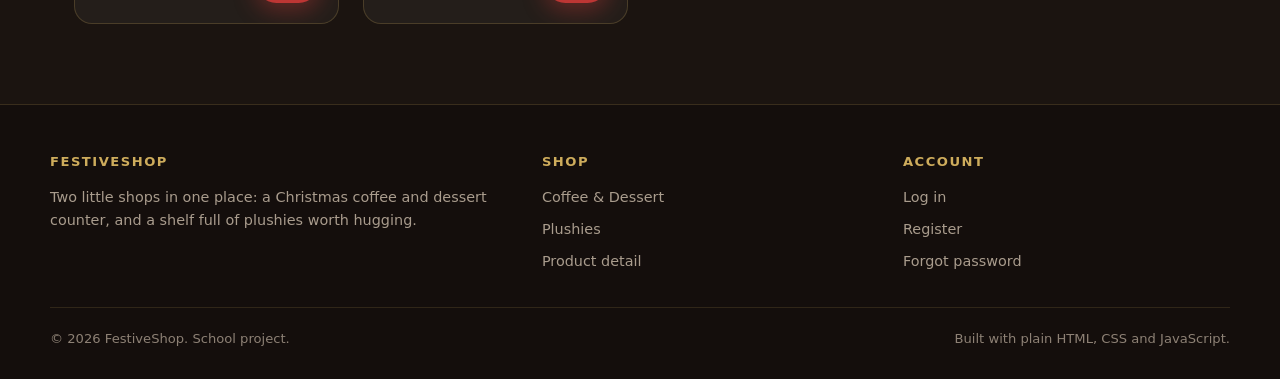
<file: wesite/Itemscute.html>
<!DOCTYPE html>
<html lang="en">
<head>
    <meta charset="UTF-8">
    <meta name="viewport" content="width=device-width, initial-scale=1.0">
    <title>Plushies</title>
    <meta name="description" content="A delightful collection of high-quality, soft and huggable plush toys.">
    <link rel="stylesheet" href="site.css">
</head>
<body class="site">

<header data-site-nav></header>

<main class="site-main">

    <nav class="crumbs">
        <a href="home.html">Home</a> <span>/</span> <span>Plushies</span>
    </nav>

    <div class="section-head" style="margin-top:0;">
        <div>
            <span class="eyebrow">&#129418; Store two</span>
            <h1>Plushies</h1>
            <p>Discover a world of plush happiness. We carefully curate our collection of soft, cuddly toys,
               ensuring each one is made with love and high-quality materials.</p>
        </div>
    </div>

    <div class="toolbar">
        <label class="search">
            <span class="search__icon" aria-hidden="true">&#128269;</span>
            <span class="sr-only">Search plushies</span>
            <input type="search" placeholder="Search rabbits, bears, foxes&hellip;" data-search>
        </label>
        <div class="chips" data-chips>
            <button type="button" class="chip" data-filter="all" aria-pressed="true">Everything</button>
            <button type="button" class="chip" data-filter="gift" aria-pressed="false">Gift picks</button>
            <button type="button" class="chip" data-filter="premium" aria-pressed="false">Premium</button>
            <button type="button" class="chip" data-filter="value" aria-pressed="false">Under &#8369;250</button>
        </div>
    </div>

    <div class="grid" data-grid></div>

</main>

<footer class="site-footer" data-site-footer></footer>

<script src="products.js"></script>
<script src="site.js"></script>
<script>
    Shop.init('Itemscute.html');

    var state = { term: '', filter: 'all' };

    function matches(product) {
        if (state.filter === 'gift' && product.tag !== 'Gift pick') return false;
        if (state.filter === 'premium' && product.tag !== 'Premium') return false;
        if (state.filter === 'value' && product.price >= 250) return false;
        return true;
    }

    function render() {
        var list = getProducts('plush', state.term).filter(matches);
        Shop.mountGrid('[data-grid]', list);
    }

    document.querySelector('[data-search]').addEventListener('input', function (event) {
        state.term = event.target.value;
        render();
    });

    document.querySelector('[data-chips]').addEventListener('click', function (event) {
        var chip = event.target.closest('[data-filter]');
        if (!chip) return;
        state.filter = chip.dataset.filter;
        this.querySelectorAll('[data-filter]').forEach(function (button) {
            button.setAttribute('aria-pressed', button === chip ? 'true' : 'false');
        });
        render();
    });

    render();
</script>
</body>
</html>
</file>
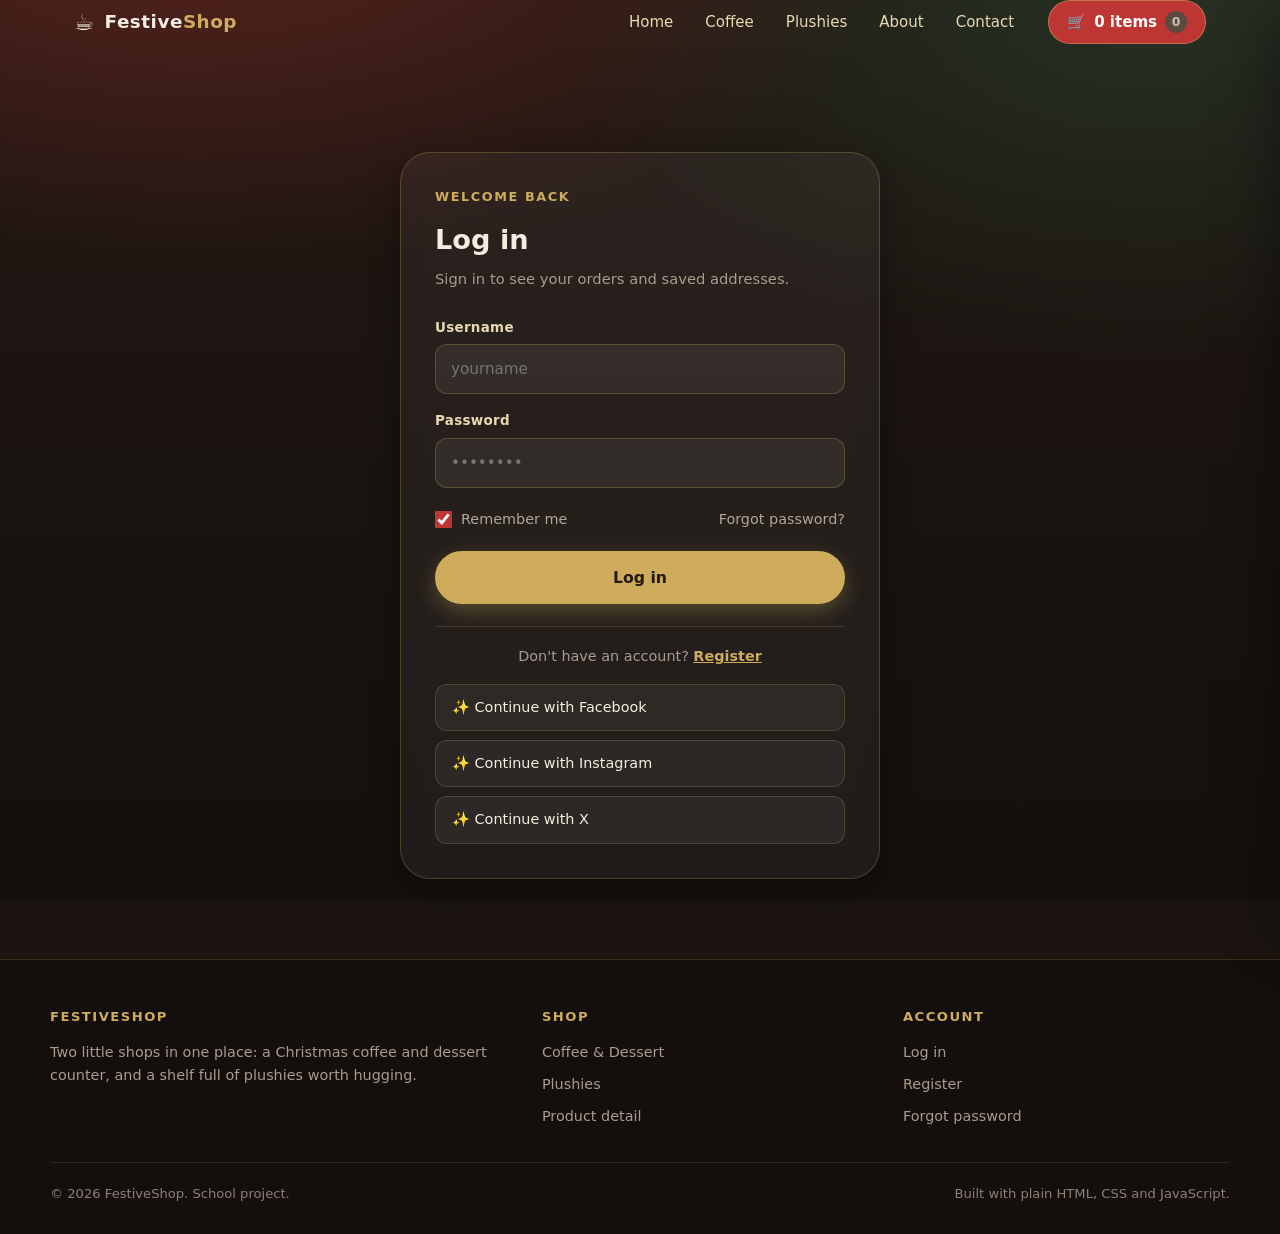
<file: wesite/Login.html>
<!DOCTYPE html>
<html lang="en">
<head>
    <meta charset="UTF-8">
    <meta name="viewport" content="width=device-width, initial-scale=1.0">
    <title>Log in &mdash; FestiveShop</title>
    <link rel="stylesheet" href="site.css">
</head>
<body class="site">

<header data-site-nav></header>

<main class="site-main">

    <div class="auth-card">
        <span class="eyebrow">Welcome back</span>
        <h1>Log in</h1>
        <p class="sub">Sign in to see your orders and saved addresses.</p>

        <form data-login novalidate>
            <div class="field">
                <label for="username">Username</label>
                <input id="username" name="username" type="text" required autocomplete="username" placeholder="yourname">
                <span class="err">Please enter your username.</span>
            </div>

            <div class="field">
                <label for="pwd">Password</label>
                <input id="pwd" name="pwd" type="password" required autocomplete="current-password" placeholder="••••••••">
                <span class="err">Password must be at least 6 characters.</span>
            </div>

            <div class="form-row">
                <label class="check">
                    <input type="checkbox" name="remember" checked> Remember me
                </label>
                <a class="check" style="justify-content:flex-end;" href="forgotpass.html">Forgot password?</a>
            </div>

            <button type="submit" class="btn btn--gold btn--block">Log in</button>
        </form>

        <p class="auth-alt">
            Don't have an account? <a href="registration.html">Register</a>
        </p>

        <div class="socials">
            <a href="https://www.facebook.com/" rel="noopener">&#10024; Continue with Facebook</a>
            <a href="https://www.instagram.com/accounts/login/" rel="noopener">&#10024; Continue with Instagram</a>
            <a href="https://x.com/i/flow/login" rel="noopener">&#10024; Continue with X</a>
        </div>
    </div>

</main>

<footer class="site-footer" data-site-footer></footer>

<script src="products.js"></script>
<script src="site.js"></script>
<script>
    Shop.init('Login.html');

    document.querySelector('[data-login]').addEventListener('submit', function (event) {
        event.preventDefault();

        var ok = true;
        this.querySelectorAll('[required]').forEach(function (input) {
            var valid = input.value.trim() !== '' && input.checkValidity();
            input.closest('.field').dataset.invalid = valid ? 'false' : 'true';
            if (!valid) ok = false;
        });

        if (!ok) {
            Shop.toast('Please fix the highlighted fields.', '⚠️');
            return;
        }

        Shop.toast('Logged in. Welcome back!', '👋');
        window.setTimeout(function () {
            window.location.href = 'home.html';
        }, 900);
    });
</script>
</body>
</html>
</file>
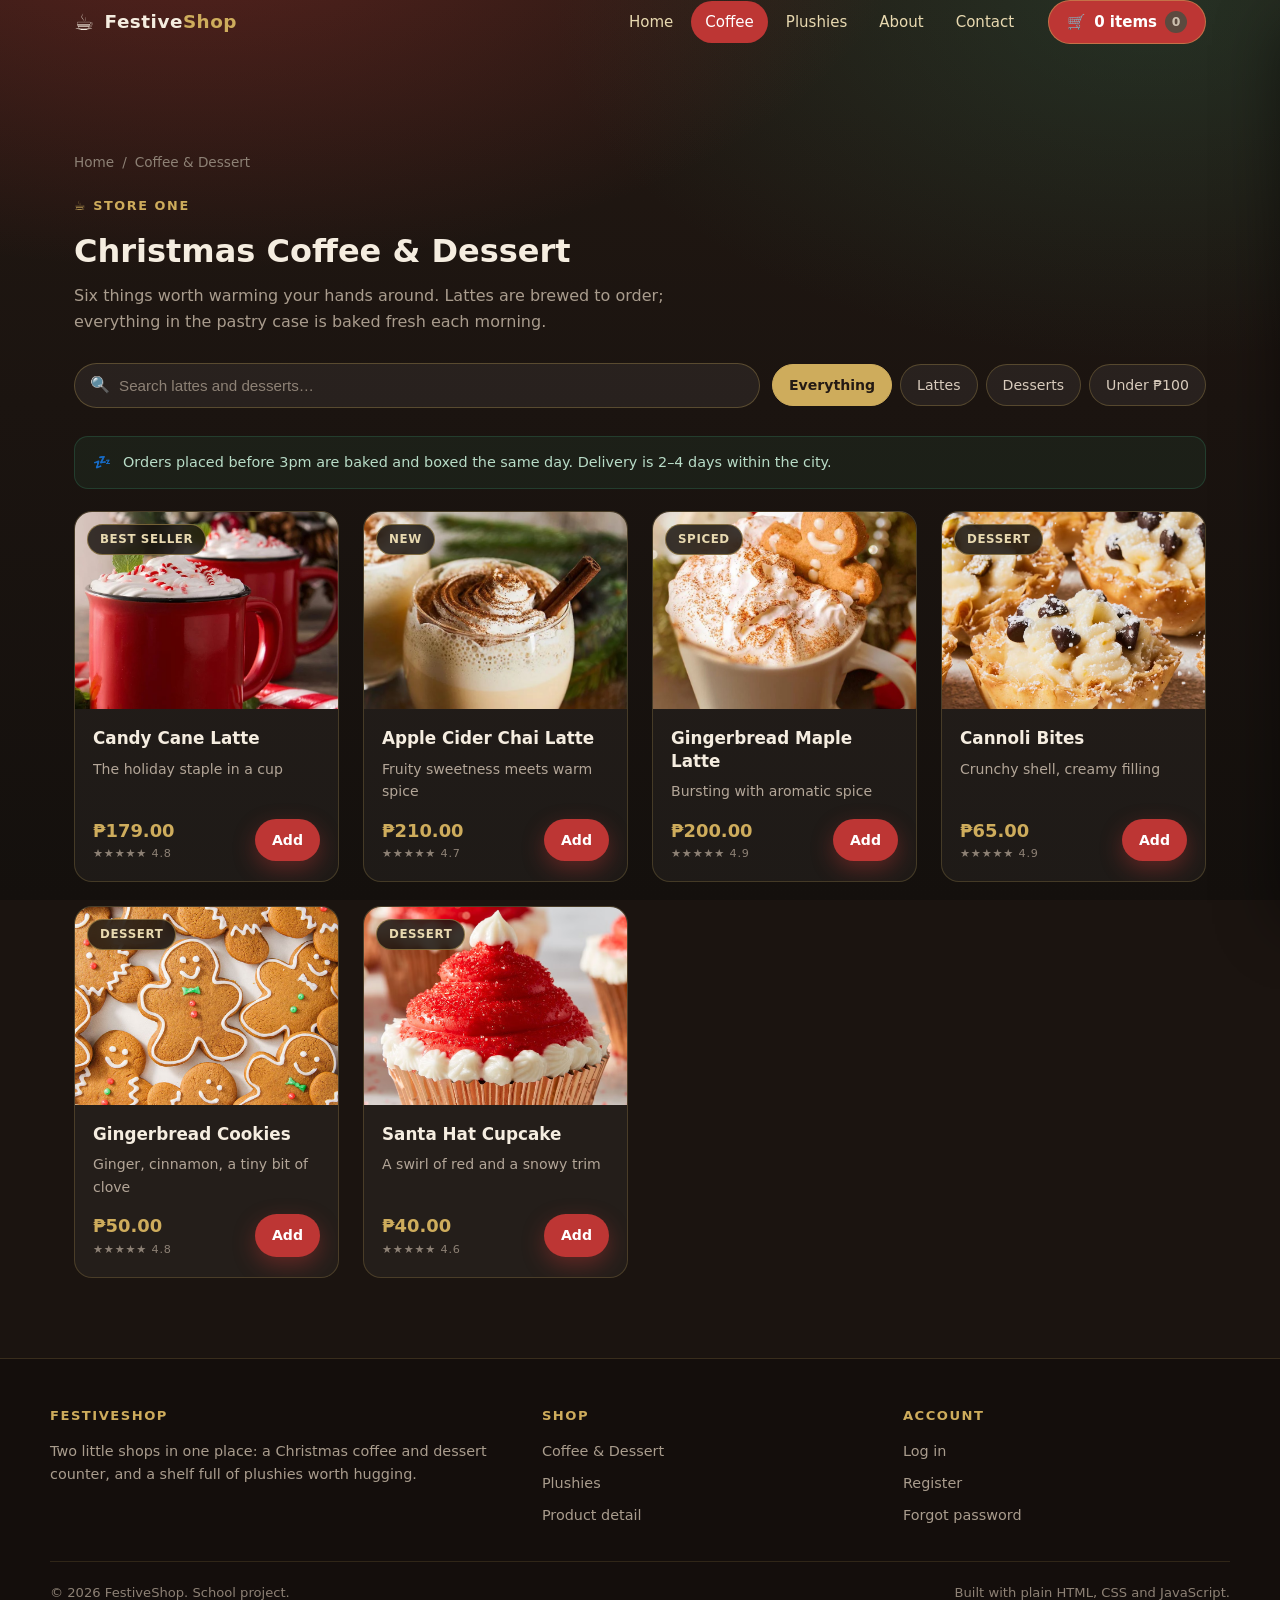
<file: wesite/menu.html>
<!DOCTYPE html>
<html lang="en">
<head>
    <meta charset="UTF-8">
    <meta name="viewport" content="width=device-width, initial-scale=1.0">
    <title>Christmas Coffee &amp; Dessert Menu</title>
    <meta name="description" content="Festive lattes, cannoli bites, gingerbread cookies and a Santa hat cupcake.">
    <link rel="stylesheet" href="site.css">
</head>
<body class="site">

<header data-site-nav></header>

<main class="site-main">

    <nav class="crumbs">
        <a href="home.html">Home</a> <span>/</span> <span>Coffee &amp; Dessert</span>
    </nav>

    <div class="section-head" style="margin-top:0;">
        <div>
            <span class="eyebrow">&#9749; Store one</span>
            <h1>Christmas Coffee &amp; Dessert</h1>
            <p>Six things worth warming your hands around. Lattes are brewed to order; everything in the pastry case is baked fresh each morning.</p>
        </div>
    </div>

    <div class="toolbar">
        <label class="search">
            <span class="search__icon" aria-hidden="true">&#128269;</span>
            <span class="sr-only">Search the menu</span>
            <input type="search" placeholder="Search lattes and desserts&hellip;" data-search>
        </label>
        <div class="chips" data-chips>
            <button type="button" class="chip" data-filter="all" aria-pressed="true">Everything</button>
            <button type="button" class="chip" data-filter="drinks" aria-pressed="false">Lattes</button>
            <button type="button" class="chip" data-filter="desserts" aria-pressed="false">Desserts</button>
            <button type="button" class="chip" data-filter="deal" aria-pressed="false">Under &#8369;100</button>
        </div>
    </div>

    <div class="notice">
        <span aria-hidden="true">&#128164;</span>
        <span>Orders placed before 3pm are baked and boxed the same day. Delivery is 2&ndash;4 days within the city.</span>
    </div>

    <div class="grid" data-grid></div>

</main>

<footer class="site-footer" data-site-footer></footer>

<script src="products.js"></script>
<script src="site.js"></script>
<script>
    Shop.init('menu.html');

    var state = { term: '', filter: 'all' };

    function matches(product) {
        if (state.filter === 'drinks' && product.tag === 'Dessert') return false;
        if (state.filter === 'desserts' && product.tag !== 'Dessert') return false;
        if (state.filter === 'deal' && product.price >= 100) return false;
        return true;
    }

    function render() {
        var list = getProducts('coffee', state.term).filter(matches);
        Shop.mountGrid('[data-grid]', list);
    }

    document.querySelector('[data-search]').addEventListener('input', function (event) {
        state.term = event.target.value;
        render();
    });

    document.querySelector('[data-chips]').addEventListener('click', function (event) {
        var chip = event.target.closest('[data-filter]');
        if (!chip) return;
        state.filter = chip.dataset.filter;
        this.querySelectorAll('[data-filter]').forEach(function (button) {
            button.setAttribute('aria-pressed', button === chip ? 'true' : 'false');
        });
        render();
    });

    render();
</script>
</body>
</html>
</file>
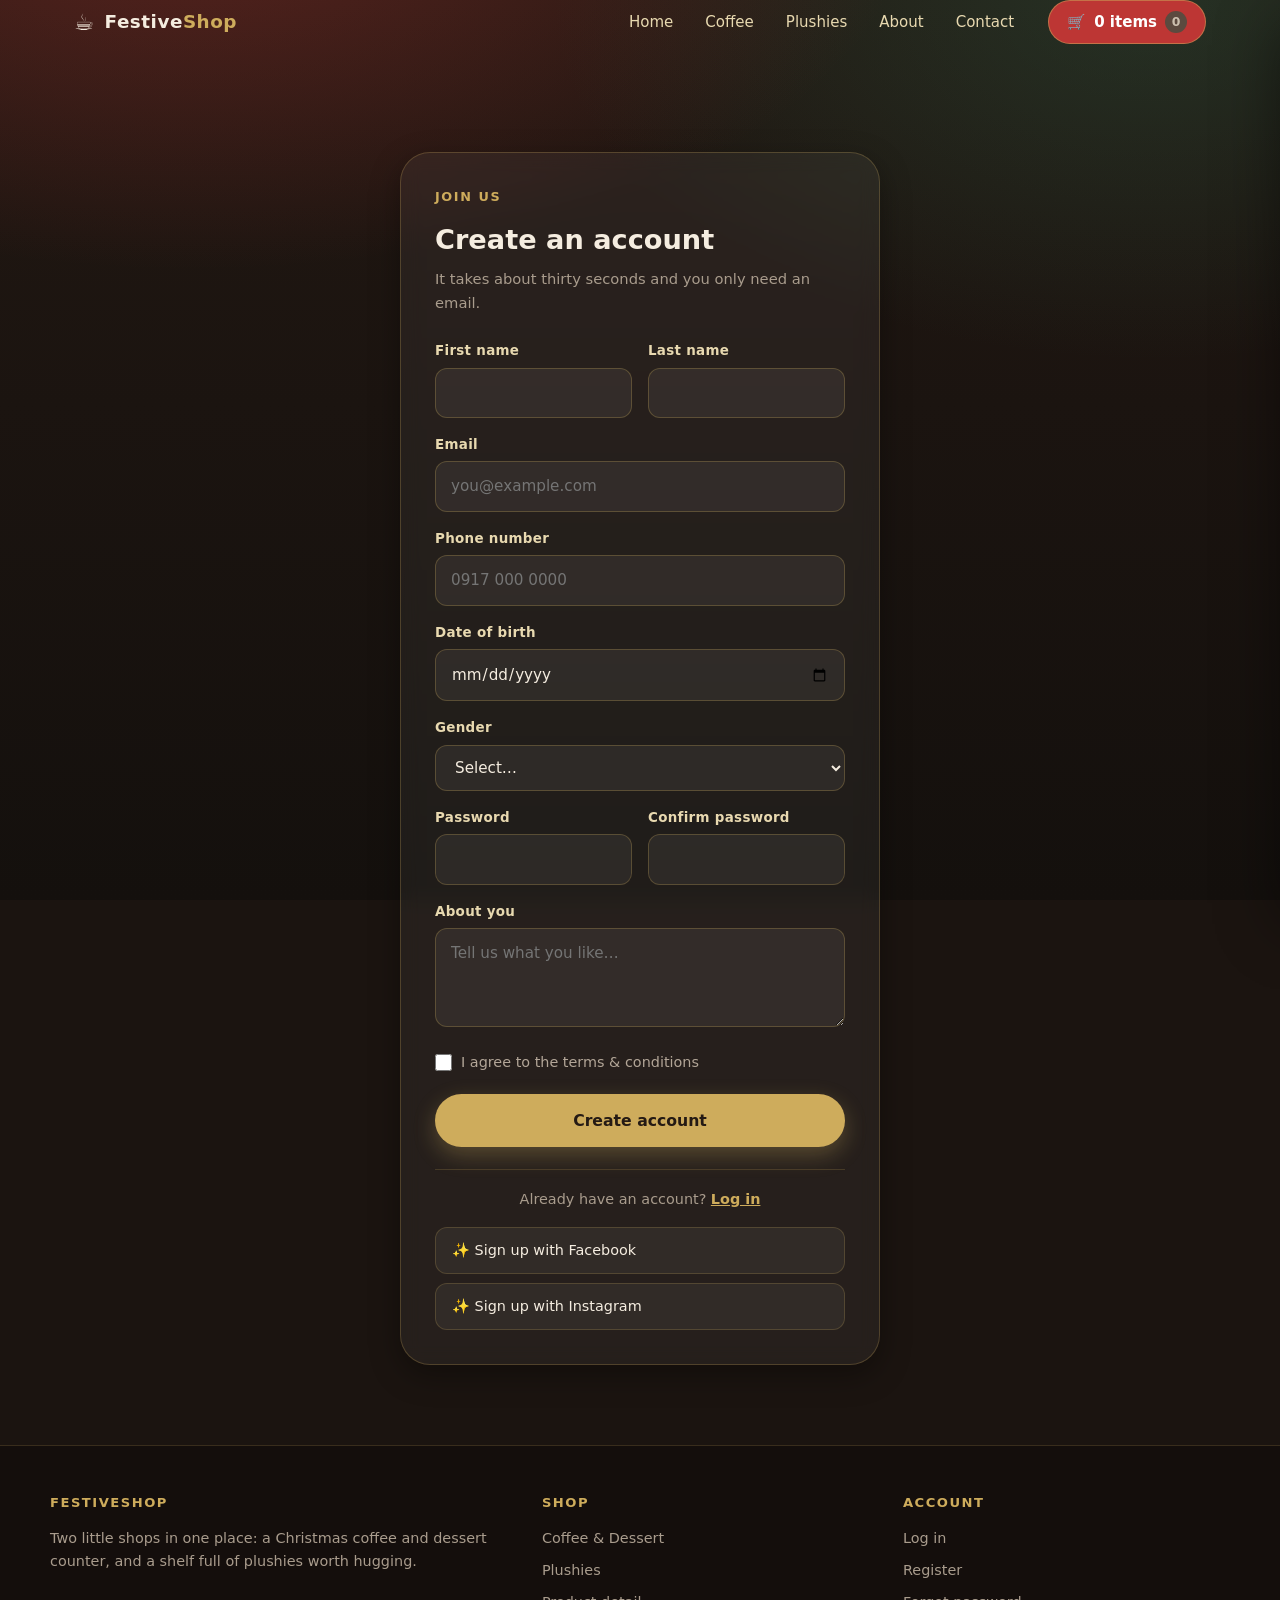
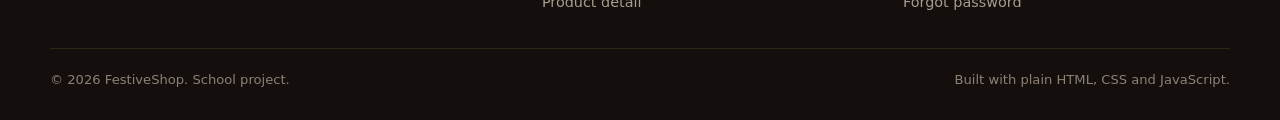
<file: wesite/registration.html>
<!DOCTYPE html>
<html lang="en">
<head>
    <meta charset="UTF-8">
    <meta name="viewport" content="width=device-width, initial-scale=1.0">
    <title>Register &mdash; FestiveShop</title>
    <link rel="stylesheet" href="site.css">
</head>
<body class="site">

<header data-site-nav></header>

<main class="site-main">

    <div class="auth-card">
        <span class="eyebrow">Join us</span>
        <h1>Create an account</h1>
        <p class="sub">It takes about thirty seconds and you only need an email.</p>

        <form data-register novalidate>
            <div class="form-row">
                <div class="field">
                    <label for="first-name">First name</label>
                    <input id="first-name" name="firstName" type="text" required autocomplete="given-name">
                    <span class="err">Required.</span>
                </div>
                <div class="field">
                    <label for="last-name">Last name</label>
                    <input id="last-name" name="lastName" type="text" required autocomplete="family-name">
                    <span class="err">Required.</span>
                </div>
            </div>

            <div class="field">
                <label for="email">Email</label>
                <input id="email" name="email" type="email" required autocomplete="email" placeholder="you@example.com">
                <span class="err">Enter a valid email address.</span>
            </div>

            <div class="field">
                <label for="phone">Phone number</label>
                <input id="phone" name="phone" type="tel" required pattern="[0-9+\-\s]{7,15}" placeholder="0917 000 0000">
                <span class="err">Enter a valid phone number.</span>
            </div>

            <div class="field">
                <label for="birth">Date of birth</label>
                <input id="birth" name="birth" type="date" required max="2012-12-31">
                <span class="err">Please pick a date.</span>
            </div>

            <div class="field">
                <label for="gender">Gender</label>
                <select id="gender" name="gender" required>
                    <option value="">Select…</option>
                    <option value="female">Female</option>
                    <option value="male">Male</option>
                    <option value="other">Prefer to say</option>
                </select>
                <span class="err">Please choose an option.</span>
            </div>

            <div class="form-row">
                <div class="field">
                    <label for="password">Password</label>
                    <input id="password" name="password" type="password" required minlength="6" autocomplete="new-password">
                    <span class="err">At least 6 characters.</span>
                </div>
                <div class="field">
                    <label for="confirm">Confirm password</label>
                    <input id="confirm" name="confirm" type="password" required minlength="6" autocomplete="new-password">
                    <span class="err">Must match your password.</span>
                </div>
            </div>

            <div class="field">
                <label for="about">About you</label>
                <textarea id="about" name="about" rows="3" placeholder="Tell us what you like…"></textarea>
            </div>

            <label class="check">
                <input type="checkbox" name="terms" required> I agree to the terms &amp; conditions
            </label>
            <span class="err" data-terms-err style="display:none;color:#ff9d9d;font-size:.8rem;margin:-14px 0 16px;">
                Please accept the terms.
            </span>

            <button type="submit" class="btn btn--gold btn--block">Create account</button>
        </form>

        <p class="auth-alt">
            Already have an account? <a href="Login.html">Log in</a>
        </p>

        <div class="socials">
            <a href="https://www.facebook.com/" rel="noopener">&#10024; Sign up with Facebook</a>
            <a href="https://www.instagram.com/" rel="noopener">&#10024; Sign up with Instagram</a>
        </div>
    </div>

</main>

<footer class="site-footer" data-site-footer></footer>

<script src="products.js"></script>
<script src="site.js"></script>
<script>
    Shop.init('registration.html');

    document.querySelector('[data-register]').addEventListener('submit', function (event) {
        event.preventDefault();
        var form = this;
        var ok = true;

        form.querySelectorAll('[required]').forEach(function (input) {
            if (input.type === 'checkbox') return;
            var valid = input.value.trim() !== '' && input.checkValidity();
            var field = input.closest('.field');
            if (field) field.dataset.invalid = valid ? 'false' : 'true';
            if (!valid) ok = false;
        });

        var terms = form.querySelector('[name="terms"]');
        var termsOk = terms.checked;
        form.querySelector('[data-terms-err]').style.display = termsOk ? 'none' : 'block';
        if (!termsOk) ok = false;

        if (form.password.value !== form.confirm.value) {
            form.confirm.closest('.field').dataset.invalid = 'true';
            ok = false;
        }

        if (!ok) {
            Shop.toast('Please fix the highlighted fields.', '⚠️');
            return;
        }

        Shop.toast('Account created. Please log in.', '🎉');
        window.setTimeout(function () {
            window.location.href = 'Login.html';
        }, 1000);
    });
</script>
</body>
</html>
</file>
<file: wesite/site.css>
/* ==========================================================================
   site.css - shared design system + site chrome
   Used by every page so the whole project reads as one website.
   ========================================================================== */

:root {
    --espresso: #1b1410;
    --espresso-2: #2a1f18;
    --red: #BD3634;
    --red-dark: #8f2726;
    --gold: #CEAC5C;
    --gold-light: #e8d9b0;
    --cream: #F5EDE0;
    --green: #2F6B4F;
    --ink: #241a14;

    --radius: 18px;
    --radius-lg: 30px;
    --shadow: 0 10px 30px rgba(0, 0, 0, 0.35);
    --shadow-lg: 0 24px 60px rgba(0, 0, 0, 0.45);
    --nav-h: 68px;
    --max-w: 1180px;
    --ease: cubic-bezier(0.4, 0, 0.2, 1);
}

/* ---------- reset ---------- */
*,
*::before,
*::after {
    margin: 0;
    padding: 0;
    box-sizing: border-box;
}

html {
    scroll-behavior: smooth;
}

body.site {
    min-height: 100vh;
    display: flex;
    flex-direction: column;
    font-family: 'Segoe UI', system-ui, -apple-system, 'Helvetica Neue', Arial, sans-serif;
    color: var(--cream);
    background-color: var(--espresso);
    background-image:
        radial-gradient(1200px 600px at 15% -10%, rgba(189, 54, 52, 0.35), transparent 60%),
        radial-gradient(1000px 600px at 90% 0%, rgba(47, 107, 79, 0.30), transparent 60%),
        linear-gradient(180deg, #221812 0%, var(--espresso) 45%, #14100d 100%);
    background-attachment: fixed;
    line-height: 1.6;
}

img {
    max-width: 100%;
    display: block;
}

a {
    color: inherit;
    text-decoration: none;
}

button {
    font: inherit;
    cursor: pointer;
    border: none;
    background: none;
    color: inherit;
}

.site-main {
    flex: 1;
    width: 100%;
    max-width: var(--max-w);
    margin: 0 auto;
    padding: calc(var(--nav-h) + 40px) 24px 80px;
}

/* ---------- top navigation ---------- */
.site-nav {
    position: fixed;
    top: 0;
    left: 0;
    right: 0;
    height: var(--nav-h);
    z-index: 60;
    display: flex;
    align-items: center;
    background: rgba(20, 15, 12, 0.78);
    backdrop-filter: blur(14px);
    -webkit-backdrop-filter: blur(14px);
    border-bottom: 1px solid rgba(206, 172, 92, 0.25);
}

.site-nav__inner {
    width: 100%;
    max-width: var(--max-w);
    margin: 0 auto;
    padding: 0 24px;
    display: flex;
    align-items: center;
    gap: 20px;
}

.site-nav__brand {
    display: flex;
    align-items: center;
    gap: 10px;
    font-weight: 700;
    font-size: 1.15rem;
    letter-spacing: 0.5px;
    white-space: nowrap;
}

.site-nav__brand .mark {
    font-size: 1.4rem;
    line-height: 1;
}

.site-nav__brand .accent {
    color: var(--gold);
}

.site-nav__links {
    display: flex;
    align-items: center;
    gap: 4px;
    margin-left: auto;
}

.site-nav__links a {
    padding: 9px 14px;
    border-radius: 999px;
    font-size: 0.94rem;
    color: var(--gold-light);
    transition: background 0.25s var(--ease), color 0.25s var(--ease);
}

.site-nav__links a:hover {
    background: rgba(206, 172, 92, 0.14);
    color: #fff;
}

.site-nav__links a[aria-current='page'] {
    background: var(--red);
    color: #fff;
}

.site-nav__actions {
    display: flex;
    align-items: center;
    gap: 10px;
}

/* cart button with live badge */
.cart-btn {
    position: relative;
    display: inline-flex;
    align-items: center;
    gap: 8px;
    padding: 9px 18px;
    border-radius: 999px;
    background: var(--red);
    color: #fff;
    font-weight: 600;
    font-size: 0.94rem;
    border: 1px solid rgba(206, 172, 92, 0.5);
    transition: background 0.25s var(--ease), transform 0.15s var(--ease);
}

.cart-btn:hover {
    background: var(--red-dark);
}

.cart-btn:active {
    transform: scale(0.96);
}

.cart-btn__count {
    min-width: 22px;
    height: 22px;
    padding: 0 6px;
    border-radius: 999px;
    background: var(--gold);
    color: var(--ink);
    font-size: 0.78rem;
    font-weight: 800;
    display: inline-flex;
    align-items: center;
    justify-content: center;
}

.cart-btn__count[data-empty='true'] {
    background: #5b4a3f;
    color: #cbbfae;
}

.nav-toggle {
    display: none;
    width: 42px;
    height: 42px;
    border-radius: 12px;
    border: 1px solid rgba(206, 172, 92, 0.4);
    font-size: 1.2rem;
    margin-left: auto;
}

/* ---------- buttons ---------- */
.btn {
    display: inline-flex;
    align-items: center;
    justify-content: center;
    gap: 8px;
    padding: 13px 26px;
    border-radius: 999px;
    font-weight: 600;
    font-size: 0.98rem;
    border: 1px solid transparent;
    transition: transform 0.15s var(--ease), background 0.25s var(--ease),
        border-color 0.25s var(--ease), box-shadow 0.25s var(--ease);
}

.btn:active {
    transform: translateY(1px) scale(0.99);
}

.btn--primary {
    background: var(--red);
    color: #fff;
    box-shadow: 0 8px 22px rgba(189, 54, 52, 0.4);
}

.btn--primary:hover {
    background: var(--red-dark);
}

.btn--gold {
    background: var(--gold);
    color: var(--ink);
    box-shadow: 0 8px 22px rgba(206, 172, 92, 0.3);
}

.btn--gold:hover {
    background: #e0c47c;
}

.btn--ghost {
    background: transparent;
    border-color: rgba(206, 172, 92, 0.5);
    color: var(--gold-light);
}

.btn--ghost:hover {
    background: rgba(206, 172, 92, 0.12);
    color: #fff;
}

.btn--block {
    width: 100%;
}

.btn--sm {
    padding: 9px 16px;
    font-size: 0.88rem;
}

/* ---------- hero ---------- */
.hero {
    display: grid;
    grid-template-columns: 1.1fr 0.9fr;
    gap: 48px;
    align-items: center;
    padding: 20px 0 60px;
}

.hero__eyebrow {
    display: inline-flex;
    align-items: center;
    gap: 8px;
    padding: 7px 16px;
    border-radius: 999px;
    background: rgba(206, 172, 92, 0.14);
    border: 1px solid rgba(206, 172, 92, 0.35);
    color: var(--gold-light);
    font-size: 0.82rem;
    font-weight: 600;
    letter-spacing: 1.2px;
    text-transform: uppercase;
}

.hero h1 {
    margin: 20px 0 18px;
    font-size: clamp(2.2rem, 5.2vw, 3.6rem);
    line-height: 1.1;
    letter-spacing: -1px;
}

.hero h1 .accent {
    color: var(--gold);
}

.hero__lead {
    font-size: 1.06rem;
    color: #d8cbbc;
    max-width: 54ch;
}

.hero__cta {
    display: flex;
    flex-wrap: wrap;
    gap: 14px;
    margin-top: 30px;
}

.hero__stats {
    display: flex;
    gap: 34px;
    margin-top: 40px;
    padding-top: 26px;
    border-top: 1px solid rgba(206, 172, 92, 0.2);
}

.hero__stats div strong {
    display: block;
    font-size: 1.6rem;
    color: var(--gold);
    line-height: 1.2;
}

.hero__stats div span {
    font-size: 0.84rem;
    color: #a99c8d;
    text-transform: uppercase;
    letter-spacing: 1px;
}

.hero__art {
    position: relative;
    display: grid;
    grid-template-columns: 1fr 1fr;
    gap: 16px;
}

.hero__art img {
    width: 100%;
    aspect-ratio: 1;
    object-fit: cover;
    border-radius: var(--radius-lg);
    border: 2px solid rgba(206, 172, 92, 0.45);
    box-shadow: var(--shadow);
}

.hero__art img:nth-child(1) {
    transform: translateY(-18px);
}

.hero__art img:nth-child(4) {
    transform: translateY(18px);
}

/* ---------- section headings ---------- */
.section-head {
    display: flex;
    flex-wrap: wrap;
    align-items: end;
    justify-content: space-between;
    gap: 20px;
    margin: 60px 0 28px;
}

.section-head h2 {
    font-size: clamp(1.5rem, 3vw, 2.1rem);
    letter-spacing: -0.4px;
}

.section-head p {
    color: #a99c8d;
    max-width: 60ch;
    margin-top: 6px;
}

.eyebrow {
    display: block;
    font-size: 0.8rem;
    letter-spacing: 1.6px;
    text-transform: uppercase;
    color: var(--gold);
    margin-bottom: 10px;
    font-weight: 700;
}

/* ---------- toolbar (search + filter) ---------- */
.toolbar {
    display: flex;
    flex-wrap: wrap;
    gap: 12px;
    align-items: center;
    margin-bottom: 28px;
}

.search {
    position: relative;
    flex: 1 1 240px;
}

.search input {
    width: 100%;
    padding: 13px 18px 13px 44px;
    border-radius: 999px;
    background: rgba(255, 255, 255, 0.06);
    border: 1px solid rgba(206, 172, 92, 0.3);
    color: var(--cream);
    font-size: 0.95rem;
    outline: none;
    transition: border-color 0.25s var(--ease), background 0.25s var(--ease);
}

.search input::placeholder {
    color: #8d8175;
}

.search input:focus {
    border-color: var(--gold);
    background: rgba(255, 255, 255, 0.1);
}

.search__icon {
    position: absolute;
    left: 16px;
    top: 50%;
    transform: translateY(-50%);
    color: #8d8175;
    pointer-events: none;
}

.chips {
    display: flex;
    flex-wrap: wrap;
    gap: 8px;
}

.chip {
    padding: 9px 16px;
    border-radius: 999px;
    background: rgba(255, 255, 255, 0.06);
    border: 1px solid rgba(206, 172, 92, 0.28);
    color: #d8cbbc;
    font-size: 0.88rem;
    transition: all 0.25s var(--ease);
}

.chip:hover {
    border-color: var(--gold);
    color: #fff;
}

.chip[aria-pressed='true'] {
    background: var(--gold);
    border-color: var(--gold);
    color: var(--ink);
    font-weight: 600;
}

/* ---------- product grid ---------- */
.grid {
    display: grid;
    grid-template-columns: repeat(auto-fill, minmax(250px, 1fr));
    gap: 24px;
}

.card {
    position: relative;
    display: flex;
    flex-direction: column;
    background: rgba(255, 255, 255, 0.045);
    border: 1px solid rgba(206, 172, 92, 0.22);
    border-radius: var(--radius);
    overflow: hidden;
    transition: transform 0.3s var(--ease), box-shadow 0.3s var(--ease),
        border-color 0.3s var(--ease);
}

.card:hover {
    transform: translateY(-6px);
    border-color: rgba(206, 172, 92, 0.55);
    box-shadow: var(--shadow);
}

.card__media {
    position: relative;
    display: block;
    aspect-ratio: 4 / 3;
    overflow: hidden;
    background: #191310;
}

.card__media:focus-visible {
    outline: 2px solid var(--gold);
    outline-offset: -2px;
}

.card__media img {
    width: 100%;
    height: 100%;
    object-fit: cover;
    transition: transform 0.5s var(--ease);
}

.card:hover .card__media img {
    transform: scale(1.07);
}

.card__tag {
    position: absolute;
    top: 12px;
    left: 12px;
    padding: 5px 12px;
    border-radius: 999px;
    background: rgba(20, 15, 12, 0.82);
    border: 1px solid rgba(206, 172, 92, 0.5);
    color: var(--gold-light);
    font-size: 0.74rem;
    font-weight: 600;
    letter-spacing: 0.6px;
    text-transform: uppercase;
    backdrop-filter: blur(6px);
}

.card__body {
    display: flex;
    flex-direction: column;
    flex: 1;
    padding: 18px;
    gap: 8px;
}

.card__title {
    font-size: 1.05rem;
    font-weight: 700;
    line-height: 1.35;
}

.card__title a {
    display: inline-block;
    transition: color 0.25s var(--ease);
}

.card__title a::after {
    /* whole card is clickable, but only the link is in the tab order */
    content: '';
    position: absolute;
    inset: 0;
}

.card:hover .card__title a {
    color: var(--gold);
}

.card__desc {
    font-size: 0.88rem;
    color: #b3a698;
    display: -webkit-box;
    -webkit-line-clamp: 3;
    -webkit-box-orient: vertical;
    line-clamp: 3;
    overflow: hidden;
    flex: 1;
}

.card__foot {
    position: relative;
    z-index: 1;
    display: flex;
    align-items: center;
    justify-content: space-between;
    gap: 12px;
    margin-top: 6px;
}

.price {
    font-weight: 800;
    font-size: 1.12rem;
    color: var(--gold);
    white-space: nowrap;
}

.price small {
    font-size: 0.7rem;
    font-weight: 500;
    color: #8d8175;
    display: block;
    letter-spacing: 0.8px;
    text-transform: uppercase;
}

.empty {
    grid-column: 1 / -1;
    text-align: center;
    padding: 70px 20px;
    color: #a99c8d;
    border: 1px dashed rgba(206, 172, 92, 0.3);
    border-radius: var(--radius);
}

.empty .big {
    font-size: 2.6rem;
    margin-bottom: 10px;
}

/* ---------- product detail ---------- */
.detail {
    display: grid;
    grid-template-columns: 1fr 1fr;
    gap: 48px;
    align-items: start;
}

.detail__media {
    border-radius: var(--radius-lg);
    overflow: hidden;
    border: 2px solid rgba(206, 172, 92, 0.4);
    box-shadow: var(--shadow);
    background: #191310;
}

.detail__media img {
    width: 100%;
    aspect-ratio: 1;
    object-fit: cover;
}

.detail h1 {
    font-size: clamp(1.8rem, 4vw, 2.6rem);
    line-height: 1.15;
    margin: 12px 0 16px;
}

.detail__price {
    font-size: 2rem;
    font-weight: 800;
    color: var(--gold);
    margin: 22px 0;
}

.detail__desc {
    color: #c4b7a8;
    margin-bottom: 28px;
}

.detail__actions {
    display: flex;
    flex-wrap: wrap;
    gap: 12px;
    align-items: center;
}

.specs {
    margin-top: 34px;
    border-top: 1px solid rgba(206, 172, 92, 0.2);
    padding-top: 22px;
    display: grid;
    gap: 10px;
}

.specs div {
    display: flex;
    justify-content: space-between;
    gap: 20px;
    font-size: 0.9rem;
    color: #a99c8d;
}

.specs div strong {
    color: var(--cream);
    font-weight: 600;
}

/* ---------- cart drawer ---------- */
.scrim {
    position: fixed;
    inset: 0;
    background: rgba(0, 0, 0, 0.6);
    backdrop-filter: blur(3px);
    opacity: 0;
    visibility: hidden;
    transition: opacity 0.3s var(--ease), visibility 0.3s var(--ease);
    z-index: 90;
}

.scrim[data-open='true'] {
    opacity: 1;
    visibility: visible;
}

.drawer {
    position: fixed;
    top: 0;
    right: 0;
    height: 100vh;
    width: min(430px, 100%);
    background: #17110d;
    border-left: 1px solid rgba(206, 172, 92, 0.28);
    box-shadow: var(--shadow-lg);
    transform: translateX(100%);
    transition: transform 0.35s var(--ease);
    z-index: 100;
    display: flex;
    flex-direction: column;
}

.drawer[data-open='true'] {
    transform: translateX(0);
}

.drawer__head {
    display: flex;
    align-items: center;
    justify-content: space-between;
    gap: 12px;
    padding: 22px 22px 16px;
    border-bottom: 1px solid rgba(206, 172, 92, 0.2);
}

.drawer__head h2 {
    font-size: 1.2rem;
    display: flex;
    align-items: center;
    gap: 10px;
}

.drawer__close {
    width: 38px;
    height: 38px;
    border-radius: 50%;
    border: 1px solid rgba(206, 172, 92, 0.35);
    display: grid;
    place-items: center;
    font-size: 1.1rem;
    transition: background 0.25s var(--ease);
}

.drawer__close:hover {
    background: rgba(206, 172, 92, 0.15);
}

.drawer__body {
    flex: 1;
    overflow-y: auto;
    padding: 18px 22px;
    display: grid;
    gap: 14px;
    align-content: start;
}

.drawer__foot {
    border-top: 1px solid rgba(206, 172, 92, 0.2);
    padding: 18px 22px 22px;
    display: grid;
    gap: 12px;
    background: #120d0a;
}

.line {
    display: grid;
    grid-template-columns: 68px 1fr;
    gap: 14px;
    padding: 12px;
    border: 1px solid rgba(206, 172, 92, 0.18);
    border-radius: 14px;
    background: rgba(255, 255, 255, 0.03);
}

.line__media {
    width: 68px;
    height: 68px;
    border-radius: 10px;
    object-fit: cover;
    background: #191310;
}

.line__title {
    font-weight: 600;
    font-size: 0.95rem;
    line-height: 1.3;
}

.line__meta {
    display: flex;
    align-items: center;
    justify-content: space-between;
    gap: 10px;
    margin-top: 8px;
}

.line__price {
    color: var(--gold);
    font-weight: 700;
    font-size: 0.92rem;
}

.stepper {
    display: inline-flex;
    align-items: center;
    gap: 2px;
    border: 1px solid rgba(206, 172, 92, 0.3);
    border-radius: 999px;
    overflow: hidden;
}

.stepper button {
    width: 30px;
    height: 30px;
    display: grid;
    place-items: center;
    font-size: 1rem;
    color: var(--gold-light);
    transition: background 0.2s var(--ease);
}

.stepper button:hover {
    background: rgba(206, 172, 92, 0.18);
}

.stepper span {
    min-width: 28px;
    text-align: center;
    font-size: 0.9rem;
    font-weight: 700;
}

.line__remove {
    font-size: 0.78rem;
    color: #c98a8a;
    text-decoration: underline;
    margin-top: 6px;
    display: inline-block;
}

.line__remove:hover {
    color: #ff9d9d;
}

.totals {
    display: grid;
    gap: 6px;
    font-size: 0.92rem;
    color: #b3a698;
}

.totals div {
    display: flex;
    justify-content: space-between;
    gap: 16px;
}

.totals .grand {
    font-size: 1.2rem;
    font-weight: 800;
    color: var(--gold);
    padding-top: 8px;
    border-top: 1px solid rgba(206, 172, 92, 0.2);
}

.cart-empty {
    text-align: center;
    color: #a99c8d;
    padding: 50px 10px;
}

.cart-empty .big {
    font-size: 2.8rem;
    margin-bottom: 8px;
}

/* ---------- modal ---------- */
.modal {
    position: fixed;
    inset: 0;
    z-index: 110;
    display: grid;
    place-items: center;
    padding: 20px;
    opacity: 0;
    visibility: hidden;
    transition: opacity 0.3s var(--ease), visibility 0.3s var(--ease);
}

.modal[data-open='true'] {
    opacity: 1;
    visibility: visible;
}

.modal__panel {
    width: min(520px, 100%);
    max-height: 88vh;
    overflow-y: auto;
    background: #1c1510;
    border: 1px solid rgba(206, 172, 92, 0.3);
    border-radius: var(--radius-lg);
    box-shadow: var(--shadow-lg);
    padding: 30px;
    transform: translateY(14px);
    transition: transform 0.3s var(--ease);
}

.modal[data-open='true'] .modal__panel {
    transform: translateY(0);
}

.modal h2 {
    font-size: 1.5rem;
    margin-bottom: 6px;
}

.modal__sub {
    color: #a99c8d;
    font-size: 0.92rem;
    margin-bottom: 22px;
}

/* ---------- forms ---------- */
.field {
    margin-bottom: 16px;
}

.field label {
    display: block;
    font-size: 0.84rem;
    font-weight: 600;
    color: var(--gold-light);
    margin-bottom: 6px;
    letter-spacing: 0.3px;
}

.field input,
.field select,
.field textarea {
    width: 100%;
    padding: 12px 15px;
    border-radius: 12px;
    background: rgba(255, 255, 255, 0.06);
    border: 1px solid rgba(206, 172, 92, 0.28);
    color: var(--cream);
    font: inherit;
    font-size: 0.95rem;
    outline: none;
    transition: border-color 0.25s var(--ease), background 0.25s var(--ease);
}

.field select option {
    background: #1c1510;
    color: var(--cream);
}

.field input:focus,
.field select:focus,
.field textarea:focus {
    border-color: var(--gold);
    background: rgba(255, 255, 255, 0.1);
}

.field input[aria-invalid='true'] {
    border-color: #d9534f;
}

.field .err {
    display: none;
    color: #ff9d9d;
    font-size: 0.8rem;
    margin-top: 5px;
}

.field[data-invalid='true'] .err {
    display: block;
}

.form-row {
    display: grid;
    grid-template-columns: 1fr 1fr;
    gap: 0 16px;
}

.check {
    display: flex;
    align-items: center;
    gap: 9px;
    font-size: 0.9rem;
    color: #b3a698;
    margin: 4px 0 20px;
}

.check input {
    width: 17px;
    height: 17px;
    accent-color: var(--red);
}

.auth-card {
    width: min(480px, 100%);
    margin: 0 auto;
    background: rgba(255, 255, 255, 0.05);
    border: 1px solid rgba(206, 172, 92, 0.25);
    border-radius: var(--radius-lg);
    padding: 34px;
    box-shadow: var(--shadow);
    backdrop-filter: blur(10px);
}

.auth-card h1,
.auth-card h2 {
    font-size: 1.7rem;
    margin-bottom: 6px;
}

.auth-card .sub {
    color: #a99c8d;
    font-size: 0.92rem;
    margin-bottom: 26px;
}

.auth-alt {
    margin-top: 22px;
    padding-top: 18px;
    border-top: 1px solid rgba(206, 172, 92, 0.2);
    font-size: 0.9rem;
    color: #a99c8d;
    text-align: center;
}

.auth-alt a {
    color: var(--gold);
    font-weight: 600;
    text-decoration: underline;
}

.socials {
    display: grid;
    gap: 9px;
    margin-top: 16px;
}

.socials a {
    display: flex;
    align-items: center;
    gap: 10px;
    padding: 11px 16px;
    border-radius: 12px;
    background: rgba(255, 255, 255, 0.05);
    border: 1px solid rgba(206, 172, 92, 0.22);
    font-size: 0.9rem;
    transition: all 0.25s var(--ease);
}

.socials a:hover {
    background: rgba(206, 172, 92, 0.12);
    border-color: var(--gold);
    transform: translateX(3px);
}

/* ---------- toast ---------- */
.toasts {
    position: fixed;
    left: 50%;
    bottom: 26px;
    transform: translateX(-50%);
    z-index: 200;
    display: grid;
    gap: 10px;
    justify-items: center;
    pointer-events: none;
}

.toast {
    display: flex;
    align-items: center;
    gap: 10px;
    padding: 12px 20px;
    border-radius: 999px;
    background: #1c1510;
    border: 1px solid rgba(206, 172, 92, 0.45);
    box-shadow: var(--shadow);
    font-size: 0.9rem;
    animation: toast-in 0.3s var(--ease);
}

.toast[data-leaving='true'] {
    animation: toast-out 0.3s var(--ease) forwards;
}

@keyframes toast-in {
    from {
        opacity: 0;
        transform: translateY(14px);
    }
}

@keyframes toast-out {
    to {
        opacity: 0;
        transform: translateY(14px);
    }
}

/* ---------- footer ---------- */
.site-footer {
    border-top: 1px solid rgba(206, 172, 92, 0.2);
    background: rgba(0, 0, 0, 0.28);
    padding: 46px 24px 30px;
}

.site-footer__inner {
    max-width: var(--max-w);
    margin: 0 auto;
    display: grid;
    grid-template-columns: 1.4fr 1fr 1fr;
    gap: 34px;
}

.site-footer h4 {
    font-size: 0.82rem;
    letter-spacing: 1.5px;
    text-transform: uppercase;
    color: var(--gold);
    margin-bottom: 14px;
}

.site-footer p,
.site-footer li {
    font-size: 0.9rem;
    color: #a99c8d;
}

.site-footer ul {
    list-style: none;
    display: grid;
    gap: 9px;
}

.site-footer a:hover {
    color: #fff;
    text-decoration: underline;
}

.site-footer__bottom {
    max-width: var(--max-w);
    margin: 34px auto 0;
    padding-top: 20px;
    border-top: 1px solid rgba(206, 172, 92, 0.15);
    display: flex;
    flex-wrap: wrap;
    gap: 12px;
    justify-content: space-between;
    font-size: 0.82rem;
    color: #8d8175;
}

/* ---------- misc ---------- */
.crumbs {
    display: flex;
    flex-wrap: wrap;
    gap: 8px;
    font-size: 0.85rem;
    color: #8d8175;
    margin-bottom: 22px;
}

.crumbs a:hover {
    color: var(--gold);
}

.badge {
    display: inline-block;
    padding: 5px 12px;
    border-radius: 999px;
    font-size: 0.78rem;
    font-weight: 700;
    letter-spacing: 0.5px;
    text-transform: uppercase;
}

.badge--ok {
    background: rgba(47, 107, 79, 0.25);
    border: 1px solid rgba(47, 107, 79, 0.6);
    color: #9fe0bd;
}

.badge--warn {
    background: rgba(189, 54, 52, 0.22);
    border: 1px solid rgba(189, 54, 52, 0.6);
    color: #ffb3b3;
}

.notice {
    display: flex;
    gap: 12px;
    align-items: flex-start;
    padding: 14px 18px;
    border-radius: 14px;
    background: rgba(47, 107, 79, 0.14);
    border: 1px solid rgba(47, 107, 79, 0.4);
    color: #b8dcc7;
    font-size: 0.9rem;
    margin-bottom: 22px;
}

.sr-only {
    position: absolute;
    width: 1px;
    height: 1px;
    padding: 0;
    margin: -1px;
    overflow: hidden;
    clip: rect(0, 0, 0, 0);
    white-space: nowrap;
    border: 0;
}

/* ---------- responsive ---------- */
@media (max-width: 960px) {
    .hero {
        grid-template-columns: 1fr;
    }

    .hero__art {
        max-width: 460px;
    }

    .detail {
        grid-template-columns: 1fr;
    }

    .site-footer__inner {
        grid-template-columns: 1fr 1fr;
    }
}

@media (max-width: 760px) {
    .nav-toggle {
        display: grid;
        place-items: center;
    }

    .site-nav__links {
        position: fixed;
        top: var(--nav-h);
        left: 0;
        right: 0;
        flex-direction: column;
        align-items: stretch;
        gap: 2px;
        padding: 14px 20px 22px;
        margin: 0;
        background: rgba(18, 13, 10, 0.98);
        backdrop-filter: blur(14px);
        border-bottom: 1px solid rgba(206, 172, 92, 0.25);
        transform: translateY(-130%);
        transition: transform 0.3s var(--ease);
    }

    .site-nav__links[data-open='true'] {
        transform: translateY(0);
    }

    .site-nav__links a {
        padding: 13px 16px;
        border-radius: 12px;
    }

    .cart-btn span.label {
        display: none;
    }

    .cart-btn {
        padding: 10px 14px;
    }

    .hero__stats {
        gap: 22px;
    }

    .form-row {
        grid-template-columns: 1fr;
    }

    .site-footer__inner {
        grid-template-columns: 1fr;
    }

    .site-main {
        padding-bottom: 60px;
    }
}

@media (max-width: 420px) {
    .grid {
        grid-template-columns: 1fr;
    }

    .auth-card {
        padding: 24px 20px;
    }
}
</file>
